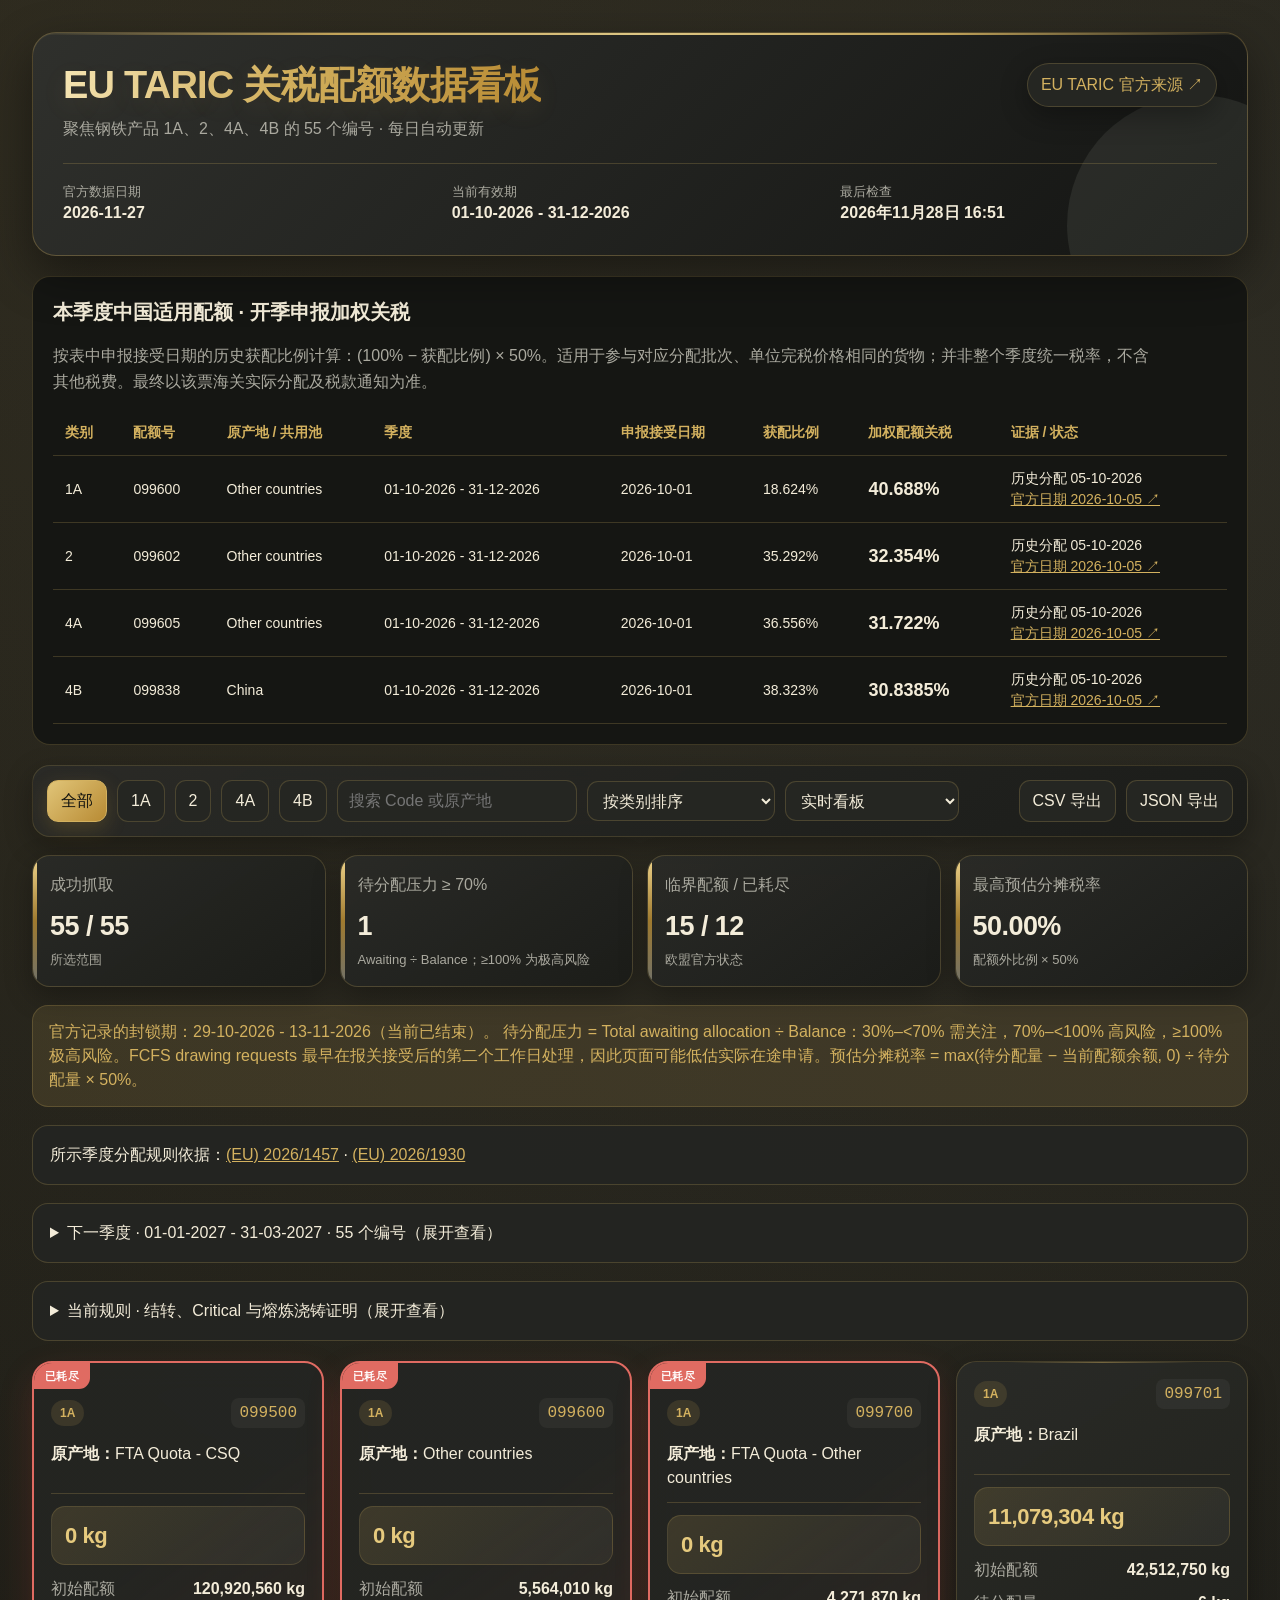
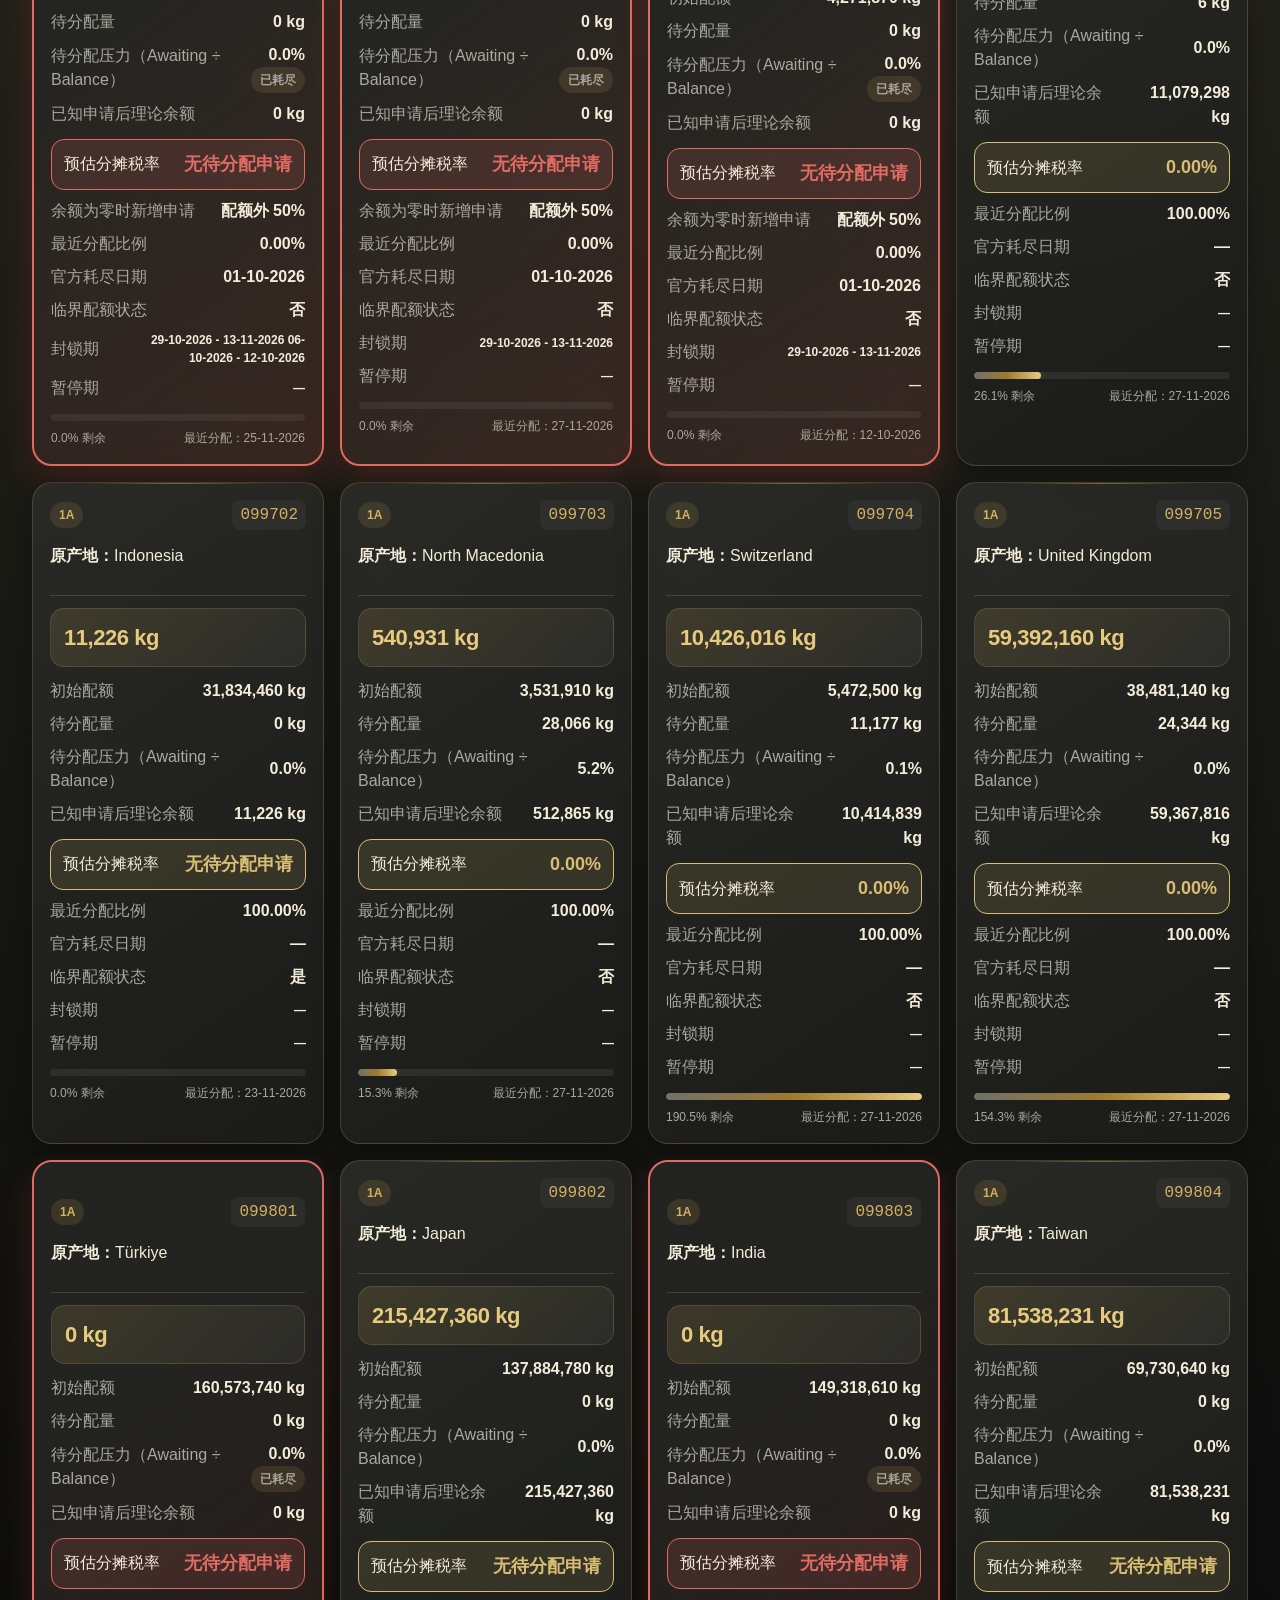
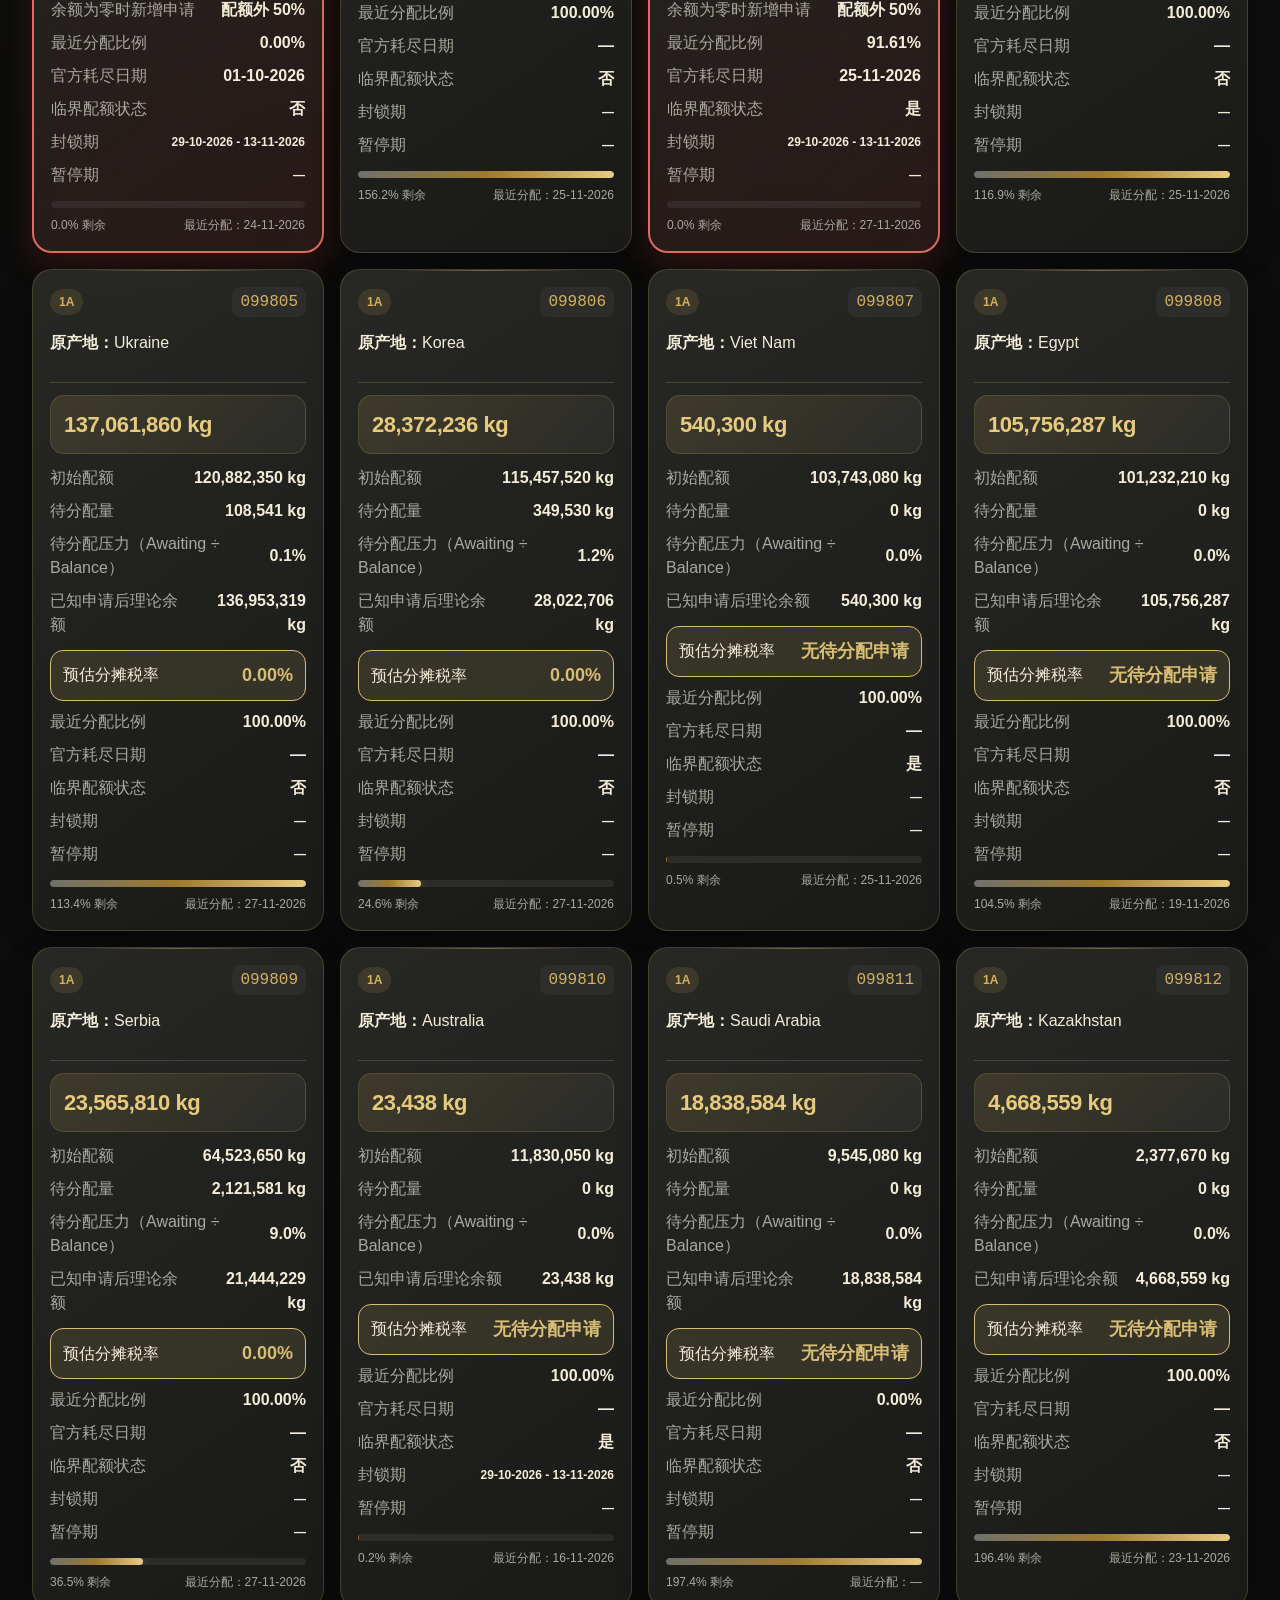
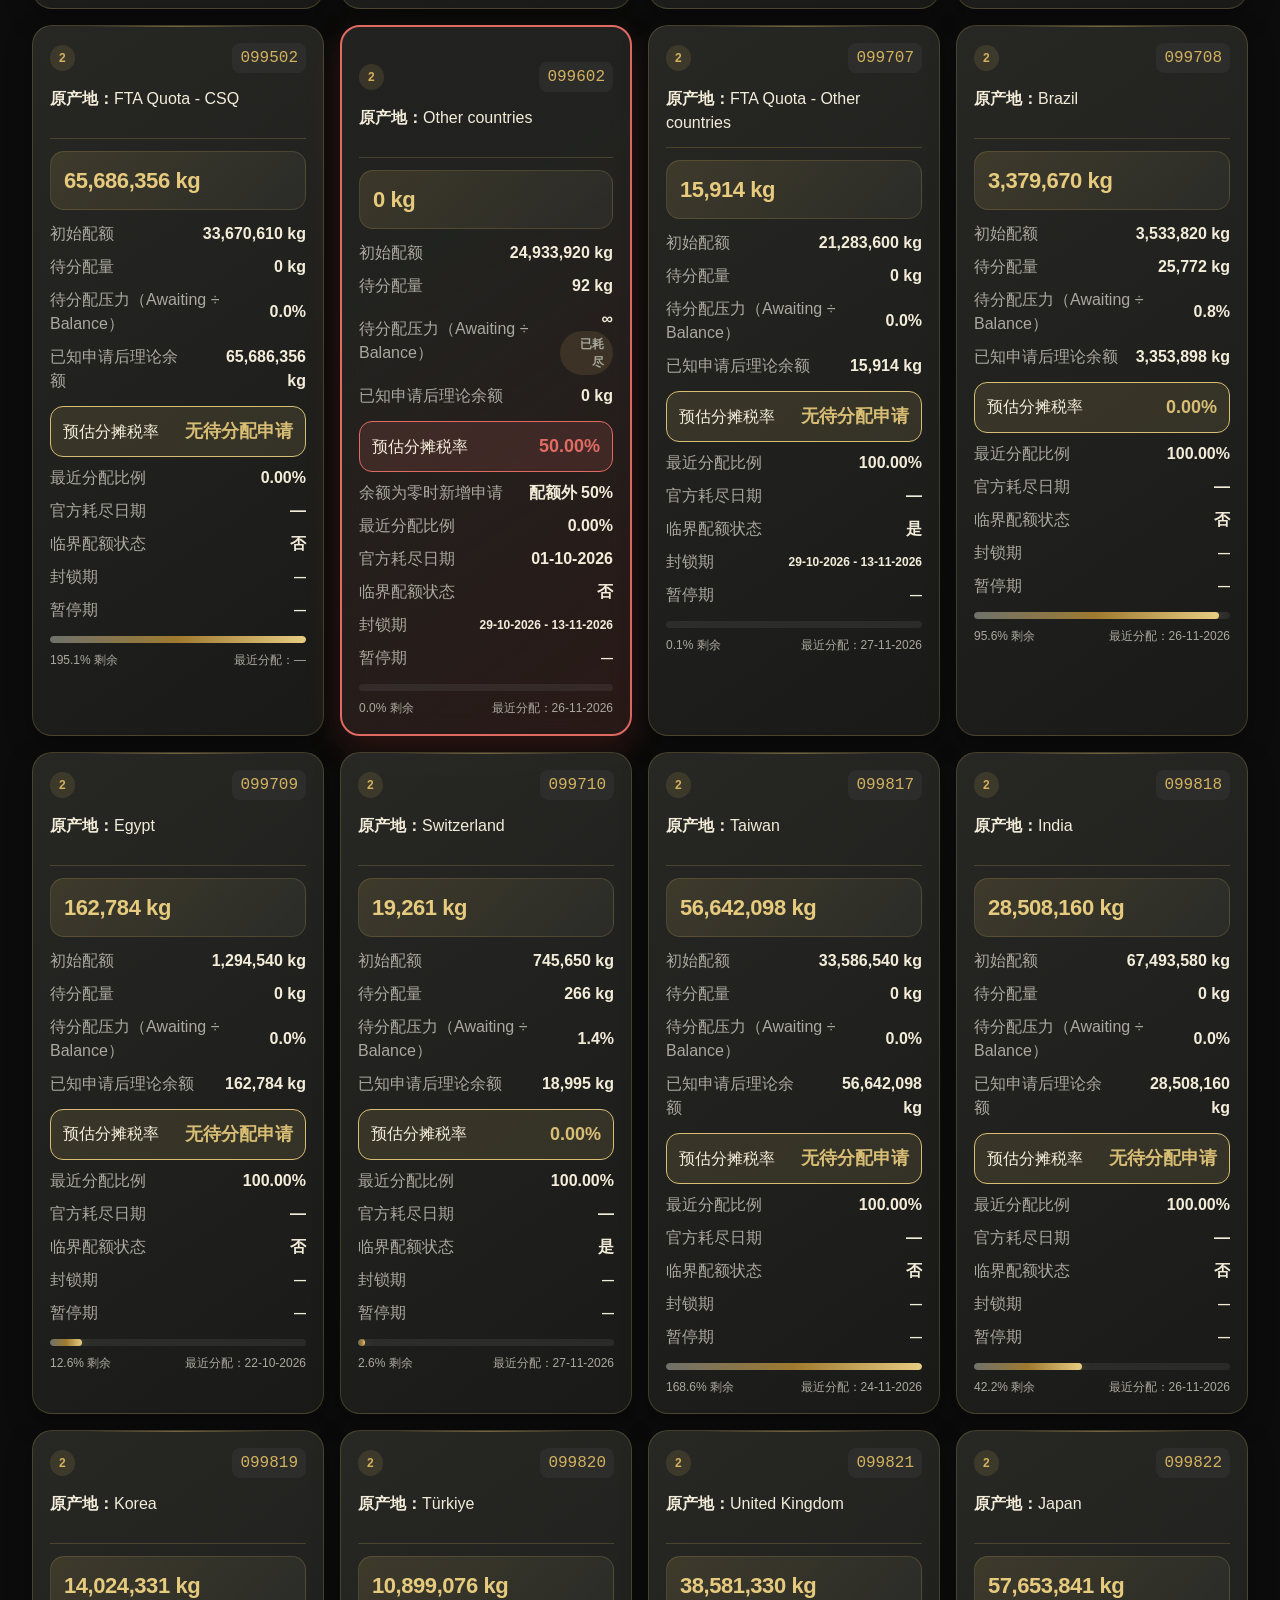
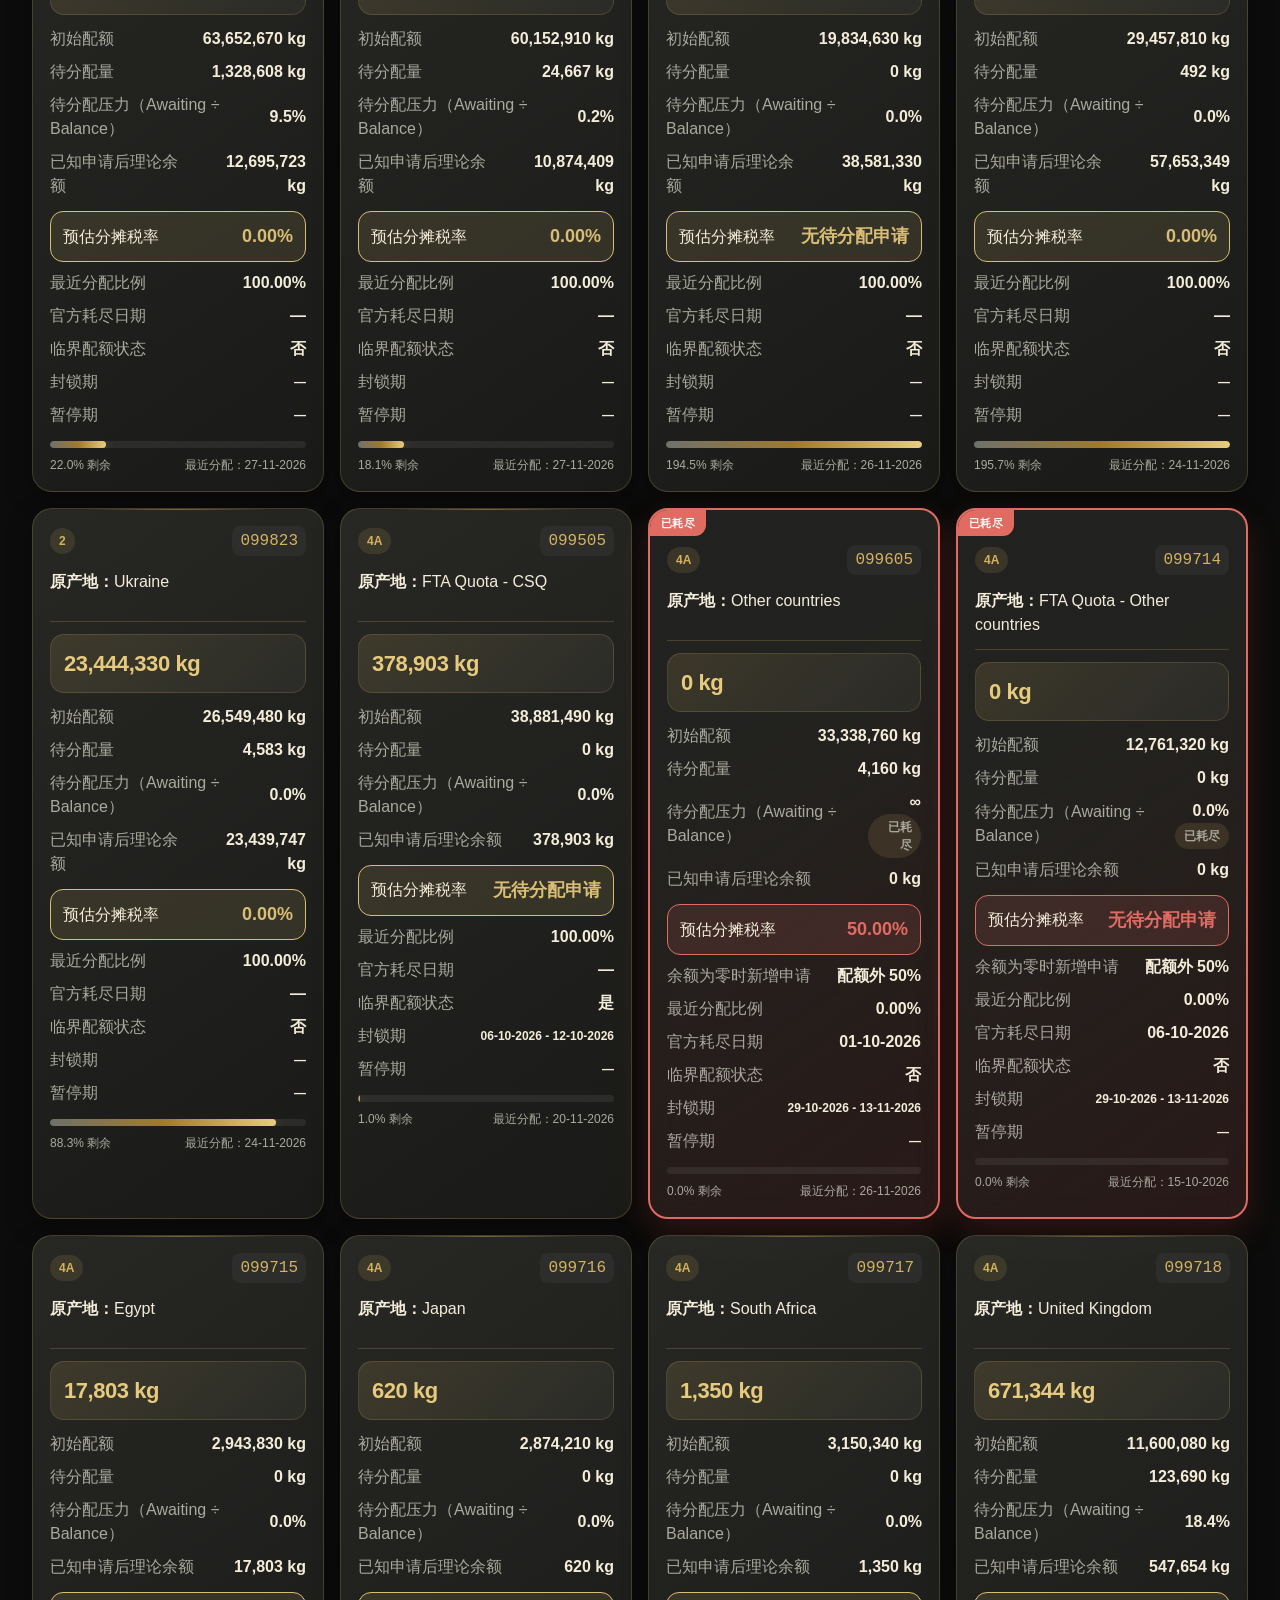
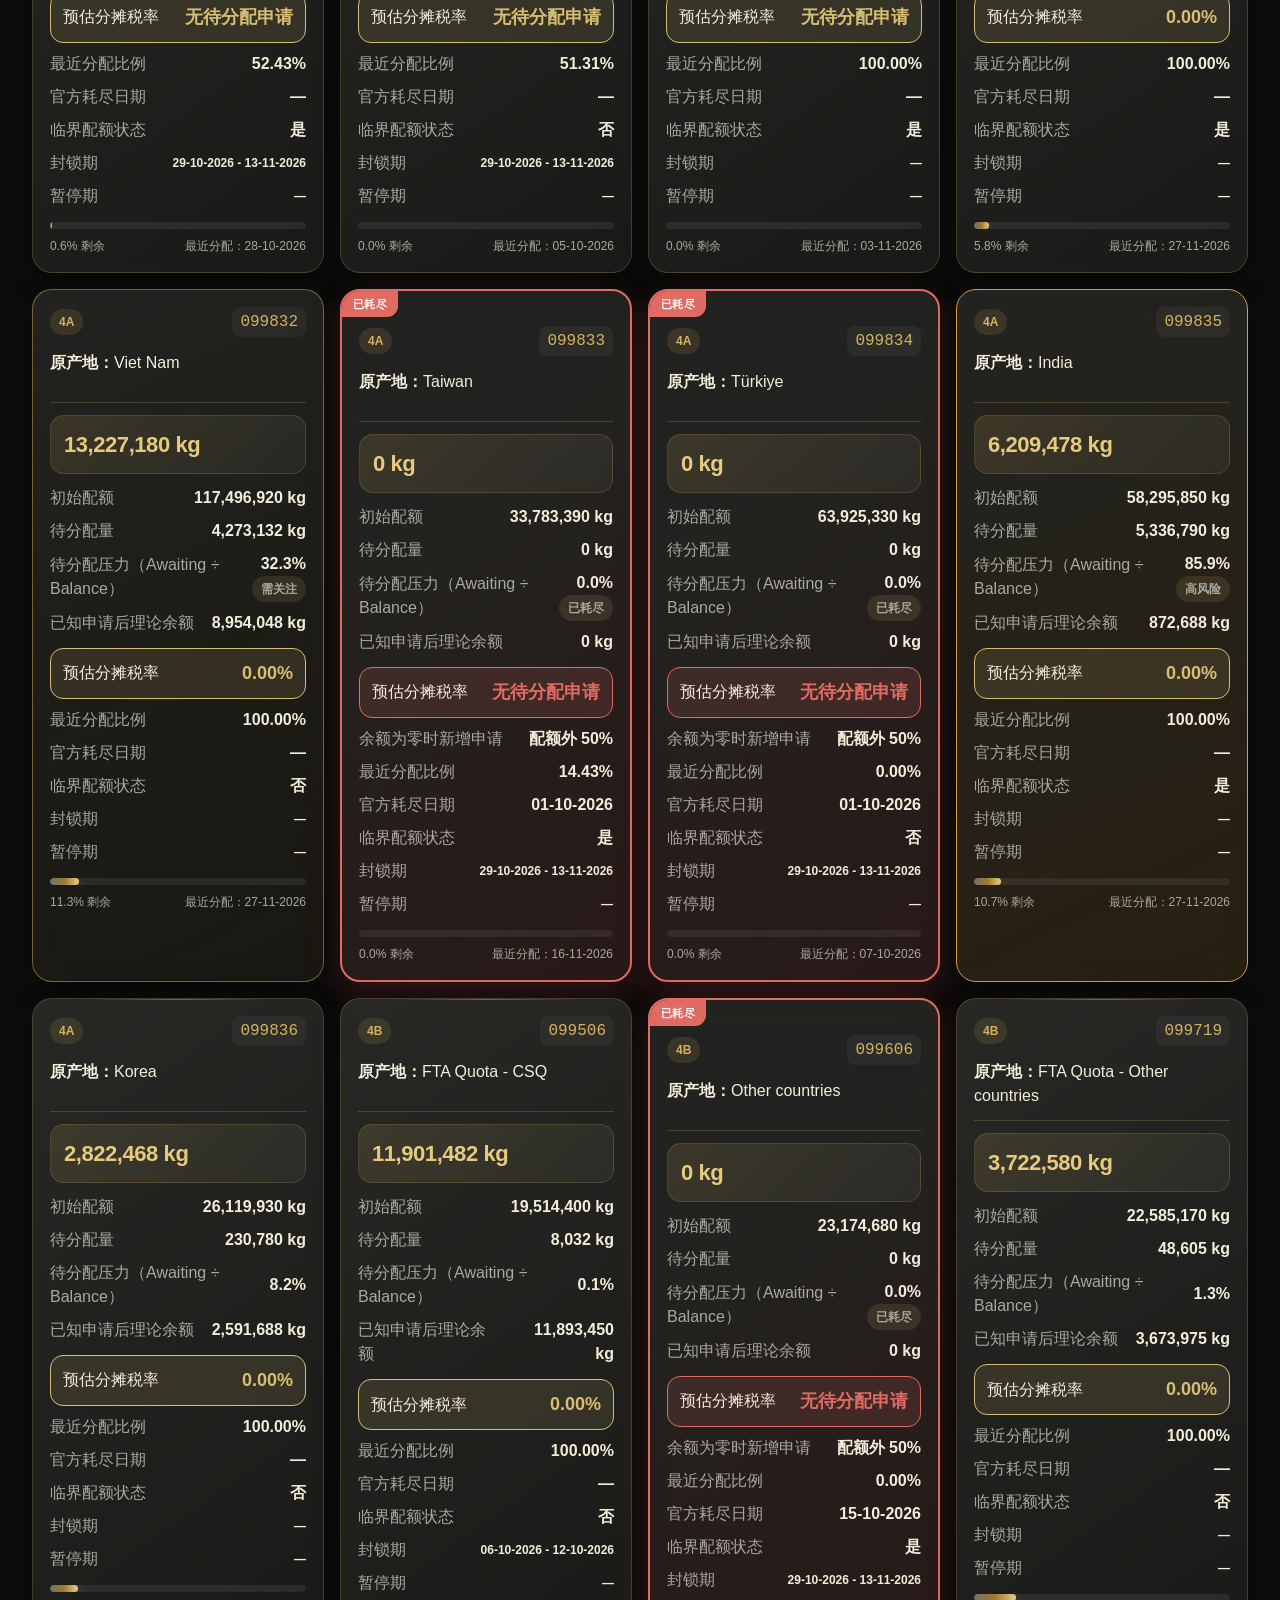
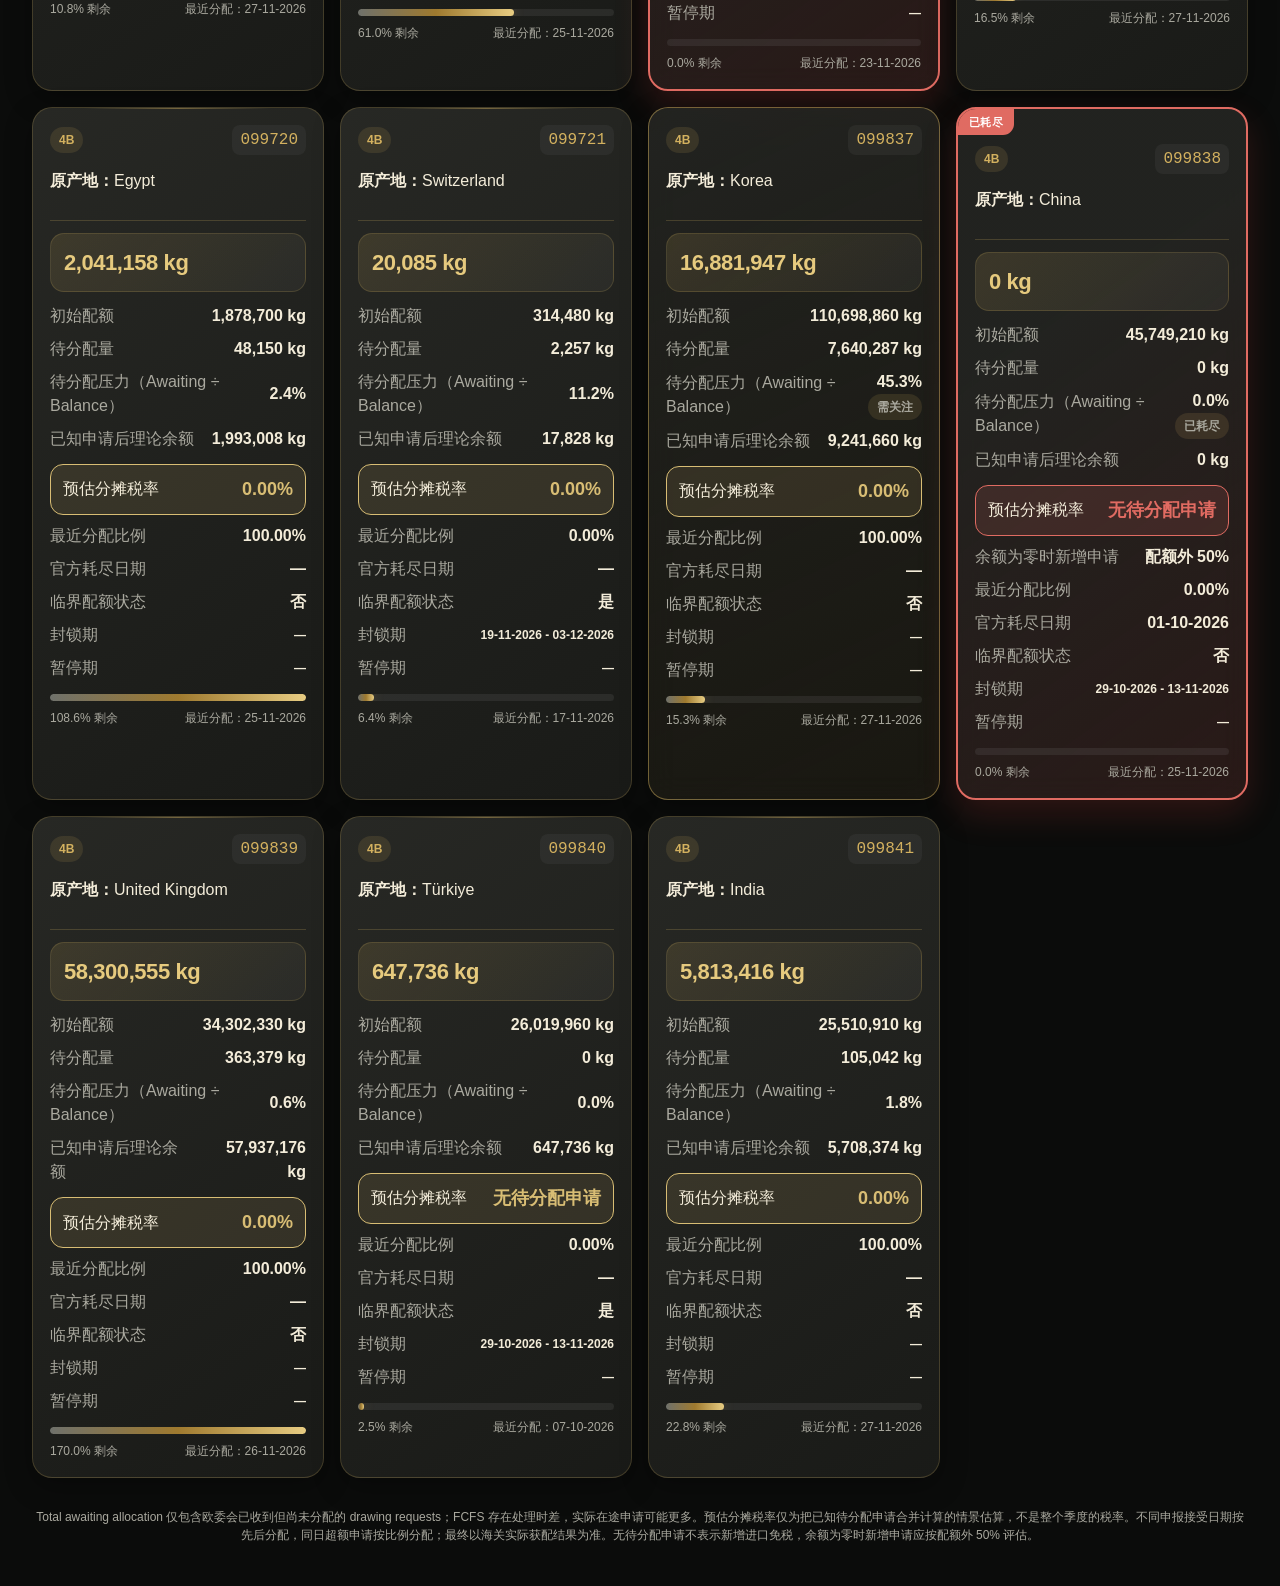
<file: index.html>
<!doctype html>
<html lang="zh-CN">
<head>
  <meta charset="utf-8">
  <meta name="viewport" content="width=device-width, initial-scale=1">
  <meta name="description" content="EU TARIC 钢铁关税配额每日更新看板">
  <title>EU TARIC 关税配额数据看板</title>
  <style>
    :root {
      color-scheme: dark;
      --bg: #0b0c0b;
      --surface: rgba(36, 37, 34, 0.93);
      --surface-solid: #252622;
      --surface-deep: #151613;
      --text: #f3ecd9;
      --muted: #aaa99f;
      --border: rgba(211, 177, 95, 0.22);
      --primary: #d3b15f;
      --primary-soft: rgba(211, 177, 95, 0.13);
      --accent: #777972;
      --accent-soft: rgba(119, 121, 114, 0.18);
      --success: #d8bd74;
      --success-soft: rgba(216, 189, 116, 0.12);
      --warning: #d89a3d;
      --warning-soft: rgba(216, 154, 61, 0.14);
      --danger: #e06b62;
      --danger-soft: rgba(224, 107, 98, 0.14);
      --gold-deep: #9f7a2f;
      --elephant: #6f716b;
      --shadow: 0 18px 48px rgba(0, 0, 0, 0.42);
      --shadow-soft: 0 9px 28px rgba(0, 0, 0, 0.30);
    }

    * { box-sizing: border-box; }

    html { min-width: 320px; }

    body {
      margin: 0;
      min-height: 100vh;
      background:
        radial-gradient(circle at 7% 0%, var(--primary-soft), transparent 30%),
        radial-gradient(circle at 94% 4%, var(--accent-soft), transparent 28%),
        var(--bg);
      color: var(--text);
      font-family: -apple-system, BlinkMacSystemFont, "Segoe UI", "PingFang SC", "Microsoft YaHei", sans-serif;
      line-height: 1.5;
    }

    button, input, select { font: inherit; }

    a { color: var(--primary); }

    .page {
      width: min(1520px, 100%);
      margin: 0 auto;
      padding: clamp(14px, 2.5vw, 34px);
    }

    .hero {
      position: relative;
      overflow: hidden;
      padding: clamp(18px, 3vw, 30px);
      border: 1px solid rgba(211, 177, 95, 0.30);
      border-radius: 24px;
      background:
        linear-gradient(135deg, rgba(48, 49, 45, 0.96), rgba(20, 21, 19, 0.96)),
        var(--surface);
      box-shadow: var(--shadow), inset 0 1px rgba(255, 240, 197, 0.05);
      backdrop-filter: blur(18px);
    }

    .hero::before {
      position: absolute;
      inset: 0 0 auto;
      height: 2px;
      background: linear-gradient(90deg, transparent, var(--primary), #f1d88f, var(--primary), transparent);
      content: "";
      opacity: 0.9;
    }

    .hero::after {
      position: absolute;
      right: -80px;
      bottom: -100px;
      width: 260px;
      height: 260px;
      border-radius: 50%;
      background: var(--accent-soft);
      content: "";
      pointer-events: none;
    }

    .hero-top {
      position: relative;
      z-index: 1;
      display: flex;
      align-items: flex-start;
      justify-content: space-between;
      gap: 24px;
    }

    h1 {
      margin: 0;
      background: linear-gradient(92deg, #f5e5b3 0%, #d3b15f 45%, #b88b34 100%);
      -webkit-background-clip: text;
      background-clip: text;
      color: transparent;
      font-size: clamp(24px, 3vw, 38px);
      line-height: 1.2;
      letter-spacing: -0.02em;
      text-shadow: 0 8px 26px rgba(211, 177, 95, 0.10);
    }

    .subtitle {
      margin: 8px 0 0;
      color: var(--muted);
    }

    .source-link {
      position: relative;
      z-index: 1;
      flex: none;
      padding: 9px 13px;
      border: 1px solid var(--border);
      border-radius: 999px;
      background: var(--surface-solid);
      text-decoration: none;
      box-shadow: var(--shadow-soft);
    }

    .meta {
      position: relative;
      z-index: 1;
      display: grid;
      grid-template-columns: repeat(3, minmax(0, 1fr));
      gap: 12px;
      margin-top: 22px;
      padding-top: 18px;
      border-top: 1px solid var(--border);
    }

    .meta-item span {
      display: block;
      color: var(--muted);
      font-size: 13px;
    }

    .meta-item strong { font-weight: 650; }

    .toolbar {
      display: flex;
      flex-wrap: wrap;
      align-items: center;
      gap: 10px;
      margin-top: 18px;
      padding: 14px;
      border: 1px solid var(--border);
      border-radius: 18px;
      background: var(--surface);
      box-shadow: var(--shadow-soft);
      backdrop-filter: blur(14px);
    }

    .button, .control {
      min-height: 40px;
      border: 1px solid var(--border);
      border-radius: 11px;
      background: var(--surface-solid);
      color: var(--text);
    }

    .button {
      padding: 8px 13px;
      cursor: pointer;
      transition: transform 140ms ease, border-color 140ms ease, background 140ms ease;
    }

    .button:hover { transform: translateY(-1px); border-color: var(--primary); }

    .button.active {
      border-color: var(--primary);
      background: linear-gradient(135deg, #e1c578, #b88b34);
      color: #11120f;
      box-shadow: 0 7px 20px rgba(184, 139, 52, 0.24);
    }

    .control { padding: 8px 11px; }

    .search { width: min(240px, 100%); }

    .toolbar-spacer { flex: 1 1 20px; }

    .summary {
      display: grid;
      grid-template-columns: repeat(4, minmax(0, 1fr));
      gap: 14px;
      margin-top: 18px;
    }

    .stat {
      position: relative;
      overflow: hidden;
      min-height: 116px;
      padding: 17px;
      border: 1px solid var(--border);
      border-radius: 18px;
      background: var(--surface);
      box-shadow: var(--shadow-soft);
    }

    .stat::before {
      position: absolute;
      inset: 0 auto 0 0;
      width: 4px;
      background: linear-gradient(180deg, #f0d58c, var(--gold-deep), var(--elephant));
      content: "";
    }

    .stat-label { color: var(--muted); }

    .stat-value {
      display: block;
      margin-top: 9px;
      font-size: 27px;
      font-weight: 700;
      letter-spacing: -0.02em;
    }

    .stat-note { margin-top: 3px; color: var(--muted); font-size: 13px; }

    .notice, .error-box {
      margin-top: 18px;
      padding: 14px 16px;
      border: 1px solid var(--border);
      border-radius: 16px;
    }

    .notice { background: var(--primary-soft); color: var(--primary); }
    .preview { margin-top: 18px; padding: 17px; border: 1px solid var(--border); border-radius: 16px; background: var(--surface); }
    .preview h2 { margin: 0 0 7px; font-size: 19px; }
    .preview p { margin: 0 0 10px; color: var(--muted); }
    .preview-grid { display: grid; grid-template-columns: repeat(auto-fit, minmax(175px, 1fr)); gap: 8px; }
    .preview-item { padding: 10px; border: 1px solid var(--border); border-radius: 11px; }
    .preview-item strong, .preview-item span { display: block; }
    .preview-item span { color: var(--muted); font-size: 12px; }
    .error-box { display: none; background: var(--danger-soft); color: var(--danger); }
    .error-box.show { display: block; }

    .grid {
      display: grid;
      grid-template-columns: repeat(auto-fit, minmax(285px, 1fr));
      gap: 16px;
      margin-top: 20px;
    }

    .quota-card {
      position: relative;
      overflow: hidden;
      padding: 17px;
      border: 1px solid var(--border);
      border-radius: 20px;
      background: var(--surface);
      box-shadow: var(--shadow-soft);
      backdrop-filter: blur(14px);
      transition: transform 160ms ease, box-shadow 160ms ease, border-color 160ms ease;
    }

    .quota-card:hover {
      transform: translateY(-2px);
      border-color: rgba(211, 177, 95, 0.42);
      box-shadow: var(--shadow);
    }
    .quota-card.high {
      border: 2px solid var(--danger);
      background: linear-gradient(145deg, var(--surface) 30%, var(--danger-soft));
      box-shadow: 0 14px 34px rgba(196, 61, 55, 0.20);
    }
    .quota-card.high::before {
      content: "预计超量";
      position: absolute;
      top: 0;
      left: 0;
      padding: 5px 11px;
      border-radius: 0 0 11px 0;
      background: var(--danger);
      color: #fff;
      font-size: 11px;
      font-weight: 800;
      letter-spacing: 0.04em;
    }
    .quota-card.high.exhausted::before { content: "已耗尽"; }
    .quota-card.high .card-head { padding-top: 18px; }
    .quota-card.high .tariff { border-color: var(--danger); background: var(--danger-soft); }
    .quota-card.high .tariff strong { color: var(--danger); }
    .quota-card.near { border-color: var(--warning); background: linear-gradient(155deg, var(--surface), var(--warning-soft)); }
    .quota-card.watch { border-color: rgba(211, 177, 95, 0.48); background: linear-gradient(155deg, var(--surface), rgba(211, 177, 95, 0.07)); }
    .quota-card.stale { opacity: 0.72; }

    .card-head, .metric, .card-foot {
      display: flex;
      align-items: center;
      justify-content: space-between;
      gap: 12px;
    }

    .badge {
      display: inline-flex;
      align-items: center;
      padding: 4px 9px;
      border-radius: 999px;
      background: var(--primary-soft);
      color: var(--primary);
      font-size: 12px;
      font-weight: 700;
    }

    .code-link {
      padding: 3px 8px;
      border-radius: 8px;
      background: rgba(127, 127, 127, 0.10);
      font-family: ui-monospace, SFMono-Regular, Menlo, Consolas, monospace;
      text-decoration: none;
    }

    .origin {
      min-height: 52px;
      margin-top: 14px;
      padding-bottom: 12px;
      border-bottom: 1px solid var(--border);
    }

    .balance {
      margin: 12px 0;
      padding: 12px 13px;
      border: 1px solid rgba(211, 177, 95, 0.18);
      border-radius: 14px;
      background: linear-gradient(135deg, rgba(211, 177, 95, 0.15), rgba(111, 113, 107, 0.12));
      color: #e6ca7e;
      font-size: 22px;
      font-weight: 700;
      letter-spacing: -0.02em;
    }

    .metric { margin-top: 9px; }
    .metric span:first-child { color: var(--muted); }
    .metric strong { text-align: right; font-weight: 650; }
    .metric.period strong { max-width: 62%; font-size: 12px; }

    .tariff {
      margin-top: 13px;
      padding: 11px 12px;
      border: 1px solid var(--success);
      border-radius: 13px;
      background: var(--success-soft);
    }

    .tariff span:first-child { color: var(--text); }
    .tariff strong { color: var(--success); font-size: 18px; }

    .progress {
      height: 7px;
      margin-top: 14px;
      overflow: hidden;
      border-radius: 999px;
      background: rgba(127, 127, 127, 0.16);
    }

    .progress span {
      display: block;
      height: 100%;
      border-radius: inherit;
      background: linear-gradient(90deg, var(--elephant), var(--gold-deep), #e7cc82);
      box-shadow: 0 0 12px rgba(211, 177, 95, 0.28);
    }

    .card-foot { margin-top: 8px; color: var(--muted); font-size: 12px; }

    .empty {
      grid-column: 1 / -1;
      padding: 46px 20px;
      border: 1px dashed var(--border);
      border-radius: 18px;
      color: var(--muted);
      text-align: center;
    }

    .loading { margin-top: 30px; color: var(--muted); text-align: center; }

    footer { padding: 30px 4px 10px; color: var(--muted); font-size: 12px; text-align: center; }

    .source-link { color: var(--primary); }
    .toolbar, .stat, .quota-card {
      background: linear-gradient(145deg, rgba(42, 43, 39, 0.93), rgba(27, 28, 25, 0.94));
    }
    .toolbar { border-color: rgba(211, 177, 95, 0.18); }
    .quota-card:not(.high):not(.near):not(.watch)::after {
      position: absolute;
      inset: 0 18% auto;
      height: 1px;
      background: linear-gradient(90deg, transparent, rgba(211, 177, 95, 0.45), transparent);
      content: "";
    }

    @media (max-width: 900px) {
      .summary { grid-template-columns: repeat(2, minmax(0, 1fr)); }
    }

    @media (max-width: 640px) {
      .page { padding: 10px; }
      .hero { border-radius: 18px; }
      .hero-top { display: block; }
      .source-link { display: inline-block; margin-top: 16px; }
      .meta, .summary { grid-template-columns: 1fr; }
      .toolbar-spacer { display: none; }
      .toolbar .control, .search { width: 100%; }
      .grid { grid-template-columns: 1fr; }
    }

    @media (prefers-reduced-motion: reduce) {
      .button, .quota-card { transition: none; }
      .button:hover, .quota-card:hover { transform: none; }
    }
  </style>
  <link rel="stylesheet" href="./quarterly-summary.css">
</head>
<body>
  <main class="page">
    <section class="hero">
      <div class="hero-top">
        <div>
          <h1>EU TARIC 关税配额数据看板</h1>
          <p class="subtitle">聚焦钢铁产品 1A、2、4A、4B 的 55 个编号 · 每日自动更新</p>
        </div>
        <a class="source-link" href="https://ec.europa.eu/taxation_customs/dds2/taric/quota_consultation.jsp?Lang=en" target="_blank" rel="noopener noreferrer">EU TARIC 官方来源 ↗</a>
      </div>
      <div class="meta">
        <div class="meta-item"><span>官方数据日期</span><strong id="official-date">—</strong></div>
        <div class="meta-item"><span>当前有效期</span><strong id="validity">—</strong></div>
        <div class="meta-item"><span>最后检查</span><strong id="checked-at">—</strong></div>
      </div>
    </section>

    <section class="quota-quarterly" id="quarterly-summary" aria-live="polite">正在读取季度加权关税……</section>
    <section class="toolbar" aria-label="看板筛选与导出">
      <button class="button active" type="button" data-category="all">全部</button>
      <button class="button" type="button" data-category="1A">1A</button>
      <button class="button" type="button" data-category="2">2</button>
      <button class="button" type="button" data-category="4A">4A</button>
      <button class="button" type="button" data-category="4B">4B</button>
      <input class="control search" id="search" type="search" placeholder="搜索 Code 或原产地" aria-label="搜索 Code 或原产地">
      <select class="control" id="sort" aria-label="排序">
        <option value="category">按类别排序</option>
        <option value="tariff">预估税率从高到低</option>
        <option value="awaiting">待分配压力从高到低</option>
        <option value="remaining">剩余比例从低到高</option>
      </select>
      <select class="control" id="snapshot" aria-label="历史数据"><option value="current">实时看板</option></select>
      <span class="toolbar-spacer"></span>
      <button class="button" id="export-csv" type="button">CSV 导出</button>
      <button class="button" id="export-json" type="button">JSON 导出</button>
    </section>

    <section class="summary" aria-label="数据概览">
      <article class="stat"><span class="stat-label">成功抓取</span><strong class="stat-value" id="stat-total">—</strong><div class="stat-note">所选范围</div></article>
      <article class="stat"><span class="stat-label">待分配压力 ≥ 70%</span><strong class="stat-value" id="stat-over">—</strong><div class="stat-note">Awaiting ÷ Balance；≥100% 为极高风险</div></article>
      <article class="stat"><span class="stat-label">临界配额 / 已耗尽</span><strong class="stat-value" id="stat-critical">—</strong><div class="stat-note">欧盟官方状态</div></article>
      <article class="stat"><span class="stat-label">最高预估分摊税率</span><strong class="stat-value" id="stat-tariff">—</strong><div class="stat-note">配额外比例 × 50%</div></article>
    </section>

    <section class="notice" id="notice">正在读取最新数据……</section>
    <section class="error-box" id="errors" aria-live="polite"></section>
    <section class="preview" id="policy-status" hidden></section>
    <section class="preview" id="preview" hidden></section>
    <section class="preview"><details><summary>当前规则 · 结转、Critical 与熔炼浇铸证明（展开查看）</summary>
      <p>2026 年 7 月 1 日至 2027 年 6 月 30 日，未用季度额度可在同一配额年度内结转。前一季度的分配在季度结束后的第 20 个欧委会工作日停止；下一季度初始额度不等于届时实际余额。</p>
      <p>在 2026 年 7 月至 12 月适用期间，2026/1457 第 5 条规定本措施配额不视为 Critical；官方「No」不代表申请压力低。看板风险标签独立比较待分配申请与官方 Balance，理论余额不是海关公布余额。</p>
      <p>2026 年 10 月 1 日起，进口须提供可核验的熔炼与浇铸国证明，例如钢厂检验证书；该信息与非优惠原产地应分别核对。配额外 50% 及看板情景估算不能替代具体产品的最终税率核定。</p>
      <p><a href="https://eur-lex.europa.eu/eli/reg/2026/1384/oj/eng" target="_blank" rel="noopener noreferrer">2026/1384 · 第 3、4、14 条 ↗</a> · <a href="https://eur-lex.europa.eu/eli/reg_impl/2026/1457/oj/eng" target="_blank" rel="noopener noreferrer">2026/1457 · 第 4、5 条 ↗</a></p>
    </details></section>
    <div class="loading" id="loading">正在加载 TARIC 配额数据……</div>
    <section class="grid" id="cards" aria-live="polite"></section>

    <footer>Total awaiting allocation 仅包含欧委会已收到但尚未分配的 drawing requests；FCFS 存在处理时差，实际在途申请可能更多。预估分摊税率仅为把已知待分配申请合并计算的情景估算，不是整个季度的税率。不同申报接受日期按先后分配，同日超额申请按比例分配；最终以海关实际获配结果为准。无待分配申请不表示新增进口免税，余额为零时新增申请应按配额外 50% 评估。</footer>
  </main>

  <script>
    const state = { dataset: null, policy: [], viewingHistory: false, category: "all", search: "", sort: "category" };
    const number = new Intl.NumberFormat("en-US", { maximumFractionDigits: 0 });

    const escapeHtml = (value) => String(value ?? "")
      .replaceAll("&", "&amp;")
      .replaceAll("<", "&lt;")
      .replaceAll(">", "&gt;")
      .replaceAll('"', "&quot;")
      .replaceAll("'", "&#039;");

    const formatDateTime = (value) => {
      if (!value) return "—";
      const date = new Date(value);
      return Number.isNaN(date.getTime()) ? value : new Intl.DateTimeFormat("zh-CN", { dateStyle: "medium", timeStyle: "short", timeZone: "Europe/Berlin" }).format(date);
    };

    const enrich = (item) => {
      const numeric = value => value == null || String(value).trim() === "" || !Number.isFinite(Number(value)) || Number(value) < 0 ? null : Number(value);
      const initial = numeric(item.initial_amount_kg ?? item.initial);
      const balance = numeric(item.balance_kg ?? item.balance);
      const awaiting = numeric(item.awaiting_allocation_kg ?? item.awaiting);
      const unavailable = item.stale || item.error ? "本次未取得有效余额" : item.not_yet_effective ? "尚未生效" : !periodContainsToday(item.validity_period) ? "不在当前有效期" : balance == null || initial == null ? "官方数值未提供" : "";
      const remainingPct = initial > 0 ? balance / initial * 100 : 0;
      const awaitingShareOfInitial = initial > 0 && awaiting != null ? awaiting / initial : null;
      const awaitingToBalance = balance > 0 && awaiting != null ? awaiting / balance : null;
      const pressureSort = awaitingToBalance == null ? (awaiting > 0 ? Number.MAX_SAFE_INTEGER : 0) : awaitingToBalance;
      const effectiveBuffer = awaiting == null ? null : Math.max(balance - awaiting, 0);
      const outsideRatio = awaiting == null ? null : awaiting > 0 ? Math.max(awaiting - balance, 0) / awaiting : 0;
      const estimatedTariff = awaiting > 0 ? outsideRatio * 50 : null;
      return { ...item, initial, balance, awaiting, unavailable, remainingPct, awaitingShareOfInitial, awaitingToBalance, pressureSort, effectiveBuffer, outsideRatio, estimatedTariff };
    };

    const criticalCn = (value) => {
      const normalized = String(value || "").trim().toLowerCase();
      if (normalized === "yes") return "是";
      if (normalized === "no") return "否";
      return value || "—";
    };

    const periodContainsToday = (value) => {
      const matches = [...String(value || "").matchAll(/(\d{2})-(\d{2})-(\d{4})/g)];
      if (!matches.length) return false;
      const dates = matches.map((match) => new Date(Number(match[3]), Number(match[2]) - 1, Number(match[1]), 12));
      const berlin = new Intl.DateTimeFormat("en-CA", { timeZone: "Europe/Berlin", year: "numeric", month: "2-digit", day: "2-digit" }).format(new Date());
      const [year, month, day] = berlin.split("-").map(Number);
      const today = new Date(year, month - 1, day, 12);
      return dates[0] <= today && today <= (dates[1] || dates[0]);
    };

    function currentRows() {
      if (!state.dataset) return [];
      let rows = (state.dataset.items || []).map(enrich);
      if (state.category !== "all") rows = rows.filter((row) => row.category === state.category);
      const query = state.search.trim().toLowerCase();
      if (query) rows = rows.filter((row) => `${row.code} ${row.origin} ${row.expected_origin || ""} ${row.taric_origin || ""}`.toLowerCase().includes(query));
      const categoryRank = { "1A": 1, "2": 2, "4A": 3, "4B": 4 };
      rows.sort((a, b) => {
        if (state.sort !== "default" && Boolean(a.unavailable) !== Boolean(b.unavailable)) return a.unavailable ? 1 : -1;
        if (state.sort === "tariff") return (b.estimatedTariff ?? -1) - (a.estimatedTariff ?? -1) || a.code.localeCompare(b.code);
        if (state.sort === "awaiting") return b.pressureSort - a.pressureSort || a.code.localeCompare(b.code);
        if (state.sort === "remaining") return a.remainingPct - b.remainingPct || a.code.localeCompare(b.code);
        return (categoryRank[a.category] || 99) - (categoryRank[b.category] || 99) || a.code.localeCompare(b.code);
      });
      return rows;
    }

    function distributionRule(period) {
      const dates = [...String(period || "").matchAll(/(\d{2})-(\d{2})-(\d{4})/g)];
      if (dates.length !== 2) return null;
      const [start, end] = dates.map(match => [match[3], match[2], match[1]].join("-"));
      return state.policy.find(rule => rule.from <= start && end <= rule.through);
    }

    function policyLinks(rule) {
      return rule.sources.map(source =>
        `<a href="${escapeHtml(source.url)}" target="_blank" rel="noopener noreferrer">${escapeHtml(source.name)}</a>`
      ).join(" · ");
    }

    function render() {
      const meta = state.dataset?.meta || {};
      const rows = currentRows();
      document.querySelector("#official-date").textContent = meta.official_update_date || "—";
      document.querySelector("#validity").textContent = meta.validity_period || "—";
      document.querySelector("#checked-at").textContent = formatDateTime(meta.checked_at);
      document.querySelector("#stat-total").textContent = `${rows.filter((r) => !r.stale && !r.error).length} / ${rows.length}`;
      const valid = rows.filter((r) => !r.unavailable);
      document.querySelector("#stat-over").textContent = String(valid.filter((r) => r.balance > 0 && (r.awaitingToBalance ?? 0) >= 0.7).length);
      document.querySelector("#stat-critical").textContent = `${valid.filter((r) => String(r.critical).toLowerCase() === "yes").length} / ${valid.filter((r) => r.balance <= 0).length}`;
      const pendingEstimates = valid.filter((r) => r.estimatedTariff != null);
      document.querySelector("#stat-tariff").textContent = pendingEstimates.length ? `${Math.max(...pendingEstimates.map((r) => r.estimatedTariff)).toFixed(2)}%` : valid.some(r => r.awaiting == null) ? "待分配数据不完整" : "无待分配申请";

      const currentRule = distributionRule(meta.validity_period);
      const policyStatus = document.querySelector("#policy-status");
      const currentPeriod = state.viewingHistory || periodContainsToday(meta.validity_period);
      policyStatus.hidden = !meta.validity_period;
      policyStatus.innerHTML = currentRule && currentPeriod
        ? `所示季度分配规则依据：${policyLinks(currentRule)}`
        : currentPeriod ? "所示季度分配规则待核实。"
          : "当前季度快照尚未取得。请核对官方正在生效的配额。";

      const future = (state.dataset?.items || []).filter((item) => !item.stale && item.next_period);
      const preview = document.querySelector("#preview");
      preview.hidden = !future.length;
      if (future.length) preview.innerHTML = `<details><summary>下一季度 · ${escapeHtml(meta.next_period || "官方预告")} · ${future.length} 个编号（展开查看）</summary><p>下列初始额度来自 TARIC 未来有效期记录。当前余额与待分配量仍属于本季度；未来初始额度不等于届时实际可用余额。点击编号核对原文。</p><div class="preview-grid">${future.map((item) => `<div class="preview-item"><a href="${escapeHtml(item.next_period.detail_url)}" target="_blank" rel="noopener noreferrer"><strong>${escapeHtml(item.category)} · ${escapeHtml(item.code)} · ${escapeHtml(item.origin)}</strong></a><span>${escapeHtml(item.next_period.validity_period)}</span><span>初始额度：${number.format(item.next_period.initial_amount_kg)} kg</span><span>${distributionRule(item.next_period.validity_period) ? `配额分配规则依据：${policyLinks(distributionRule(item.next_period.validity_period))}` : "配额分配规则待核实"}</span></div>`).join("")}</div></details>`;

      const activeBlockingPeriods = (value) => {
        const periods = String(value || "").match(/\d{2}-\d{2}-\d{4}\s*-\s*\d{2}-\d{2}-\d{4}/g) || [];
        return periods.filter(periodContainsToday);
      };
      const periods = [...new Set(rows.flatMap((row) => activeBlockingPeriods(row.blocking_period)))];
      let blocking = "";
      if (periods.length) {
        blocking = `当前仍处于官方封锁期（${periods.join("；")}），实际分配尚未完成。`;
      } else if (meta.blocking_period) {
        blocking = `官方记录的封锁期：${meta.blocking_period}（当前已结束）。`;
      }
      document.querySelector("#notice").textContent = `${blocking} 待分配压力 = Total awaiting allocation ÷ Balance：30%–<70% 需关注，70%–<100% 高风险，≥100% 极高风险。FCFS drawing requests 最早在报关接受后的第二个工作日处理，因此页面可能低估实际在途申请。预估分摊税率 = max(待分配量 − 当前配额余额, 0) ÷ 待分配量 × 50%。`.trim();

      const failures = state.dataset?.failures || [];
      const errors = document.querySelector("#errors");
      errors.classList.toggle("show", failures.length > 0);
      errors.textContent = failures.length ? `本次有 ${failures.length} 个编号未能更新：${failures.map((x) => `${x.code} (${x.error})`).join("；")}` : "";

      const cards = document.querySelector("#cards");
      if (!rows.length) {
        cards.innerHTML = '<div class="empty">没有符合当前筛选条件的数据。</div>';
        return;
      }

      cards.innerHTML = rows.map((row) => {
        const usable = !row.unavailable;
        const exhausted = usable && row.balance === 0;
        const isOver = exhausted || (usable && row.awaiting > 0 && (row.awaitingToBalance ?? 0) >= 1);
        const isNear = usable && !isOver && row.balance > 0 && (row.awaitingToBalance ?? 0) >= 0.7;
        const isWatch = usable && !isOver && !isNear && row.balance > 0 && (row.awaitingToBalance ?? 0) >= 0.3;
        const risk = isOver ? "high" : isNear ? "near" : isWatch ? "watch" : "";
        const stale = row.stale ? "stale" : "";
        const width = usable ? Math.max(0, Math.min(100, row.remainingPct)) : 0;
        const pressureText = !usable || row.awaiting == null ? "—" : row.balance > 0 ? ((row.awaitingToBalance ?? 0) * 100).toFixed(1) + "%" : row.awaiting > 0 ? "∞" : "0.0%";
        const riskLabel = exhausted ? '<span class="badge">已耗尽</span>' : isOver ? '<span class="badge">极高风险</span>' : isNear ? '<span class="badge">高风险</span>' : isWatch ? '<span class="badge">需关注</span>' : "";
        const futureLabel = row.not_yet_effective ? '<span class="badge">尚未生效</span>' : "";
        const detailHref = row.detail_url || row.url || "#";
        return `
          <article class="quota-card ${risk} ${exhausted ? "exhausted" : ""} ${stale}">
            <div class="card-head">
              <span><span class="badge">${escapeHtml(row.category)}</span> ${futureLabel}</span>
              <a class="code-link" href="${escapeHtml(detailHref)}" target="_blank" rel="noopener noreferrer">${escapeHtml(row.code)}</a>
            </div>
            <div class="origin"><strong>原产地：</strong>${escapeHtml(row.origin || row.expected_origin || "—")} ${row.stale ? '<span class="badge">沿用上次数据</span>' : ""}</div>
            <div class="balance">${row.unavailable ? escapeHtml(row.unavailable) : number.format(row.balance) + " kg"}</div>
            <div class="metric"><span>初始配额</span><strong>${row.initial == null ? "—" : number.format(row.initial) + " kg"}</strong></div>
            <div class="metric"><span>待分配量</span><strong>${row.awaiting == null || row.unavailable ? "—" : number.format(row.awaiting) + " kg"}</strong></div>
            <div class="metric"><span>待分配压力（Awaiting ÷ Balance）</span><strong>${pressureText} ${riskLabel}</strong></div>
            <div class="metric"><span>已知申请后理论余额</span><strong>${usable && row.effectiveBuffer != null ? number.format(row.effectiveBuffer) + " kg" : "—"}</strong></div>
            <div class="metric tariff"><span>预估分摊税率</span><strong>${!usable || row.awaiting == null ? "—" : row.estimatedTariff == null ? "无待分配申请" : row.estimatedTariff.toFixed(2) + "%"}</strong></div>
            ${usable && row.balance === 0 ? '<div class="metric"><span>余额为零时新增申请</span><strong>配额外 50%</strong></div>' : ""}
            <div class="metric"><span title="官方最近一次分配的获配比例；只适用于该批有效申请，不是季度使用率或你这票货的最终税率">最近分配比例</span><strong>${row.allocated_percentage == null || row.unavailable ? "—" : Number(row.allocated_percentage).toFixed(2) + "%"}</strong></div>
            <div class="metric"><span title="最后获得配额的申报被海关接受的日期，不是欧委会处理分配的日期；—表示官方未提供">官方耗尽日期</span><strong>${row.unavailable ? "—" : escapeHtml(row.exhaustion_date || "—")}</strong></div>
            <div class="metric"><span>临界配额状态</span><strong>${escapeHtml(criticalCn(row.critical))}</strong></div>
            <div class="metric period"><span>封锁期</span><strong>${escapeHtml(row.blocking_period || "—")}</strong></div>
            <div class="metric period"><span>暂停期</span><strong>${escapeHtml(row.suspension_period || "—")}</strong></div>
            <div class="progress" ${usable ? '' : 'hidden'} role="progressbar" aria-label="${escapeHtml(row.code)} 剩余比例" aria-valuemin="0" aria-valuemax="100" aria-valuenow="${row.remainingPct.toFixed(0)}"><span style="width:${width}%"></span></div>
            <div class="card-foot"><span>${row.unavailable ? escapeHtml(row.unavailable) : row.remainingPct.toFixed(1) + "% 剩余"}</span><span>最近分配：${escapeHtml(row.last_allocation_date || "—")}</span></div>
          </article>`;
      }).join("");
    }

    async function loadDataset(path = "./data/current.json") {
      document.querySelector("#loading").hidden = false;
      try {
        const response = await fetch(`${path}?v=${Date.now()}`, { cache: "no-store" });
        if (!response.ok) throw new Error(`HTTP ${response.status}`);
        state.dataset = await response.json();
        state.viewingHistory = path !== "./data/current.json";
        render();
      } catch (error) {
        document.querySelector("#errors").classList.add("show");
        document.querySelector("#errors").textContent = `数据加载失败：${error.message}`;
      } finally {
        document.querySelector("#loading").hidden = true;
      }
    }

    async function loadHistoryIndex() {
      try {
        const response = await fetch(`./data/history/index.json?v=${Date.now()}`, { cache: "no-store" });
        if (!response.ok) return;
        const payload = await response.json();
        const select = document.querySelector("#snapshot");
        for (const snapshot of payload.snapshots || []) {
          const option = document.createElement("option");
          option.value = snapshot.file;
          option.textContent = `历史：${snapshot.date}`;
          select.appendChild(option);
        }
      } catch (_) { /* 历史数据不可用时不影响实时看板 */ }
    }

    function download(filename, content, type) {
      const blob = new Blob([content], { type });
      const url = URL.createObjectURL(blob);
      const link = document.createElement("a");
      link.href = url;
      link.download = filename;
      link.click();
      setTimeout(() => URL.revokeObjectURL(url), 1000);
    }

    document.querySelectorAll("[data-category]").forEach((button) => button.addEventListener("click", () => {
      state.category = button.dataset.category;
      document.querySelectorAll("[data-category]").forEach((item) => item.classList.toggle("active", item === button));
      render();
    }));

    document.querySelector("#search").addEventListener("input", (event) => { state.search = event.target.value; render(); });
    document.querySelector("#sort").addEventListener("change", (event) => { state.sort = event.target.value; render(); });
    document.querySelector("#snapshot").addEventListener("change", (event) => loadDataset(event.target.value === "current" ? "./data/current.json" : `./data/history/${event.target.value}`));

    const exportDate = () => {
      const safe = String(state.dataset?.meta?.official_update_date || "").replace(/[^0-9-]/g, "");
      return safe || "undated";
    };
    const exportRows = () => currentRows().map((row) => ({
      ...row,
      current_balance_available: !row.unavailable,
      remainingPct: row.unavailable ? null : row.remainingPct,
      awaitingShareOfInitial: row.unavailable ? null : row.awaitingShareOfInitial,
      awaitingToBalance: row.unavailable ? null : row.awaitingToBalance,
      pressureSort: row.unavailable ? null : row.pressureSort,
      effectiveBuffer: row.unavailable ? null : row.effectiveBuffer,
      outsideRatio: row.unavailable ? null : row.outsideRatio,
      estimatedTariff: row.unavailable ? null : row.estimatedTariff,
      estimated_blended_tariff_pct: row.unavailable ? null : row.estimatedTariff,
      critical_original: row.critical,
      critical: criticalCn(row.critical),
    }));

    document.querySelector("#export-json").addEventListener("click", () => download(`eu-taric-quota-${exportDate()}.json`, JSON.stringify({ meta: state.dataset?.meta || {}, items: exportRows() }, null, 2), "application/json"));
    document.querySelector("#export-csv").addEventListener("click", () => {
      const headers = ["category", "code", "origin", "taric_origin", "initial_kg", "amount_kg", "balance_kg", "awaiting_kg", "awaiting_share_of_initial", "awaiting_to_balance_ratio", "effective_buffer_kg", "outside_ratio", "estimated_blended_tariff_pct", "remaining_pct", "allocated_percentage", "critical_status", "blocking_period", "suspension_period", "exhaustion_date", "last_import_date", "last_allocation_date", "not_yet_effective", "stale", "error", "source_url", "current_balance_available"];
      const rows = currentRows().map((r) => [r.category, r.code, r.origin || r.expected_origin, r.taric_origin, r.initial, r.amount_kg, r.balance, r.awaiting, r.unavailable ? "" : r.awaitingShareOfInitial?.toFixed(4), r.unavailable || r.awaitingToBalance == null ? "" : r.awaitingToBalance.toFixed(4), r.unavailable ? "" : r.effectiveBuffer, r.unavailable ? "" : r.outsideRatio?.toFixed(4), r.unavailable || r.estimatedTariff == null ? "" : r.estimatedTariff.toFixed(2), r.unavailable ? "" : r.remainingPct.toFixed(2), r.allocated_percentage == null || r.unavailable ? "" : Number(r.allocated_percentage).toFixed(2), criticalCn(r.critical), r.blocking_period, r.suspension_period, r.exhaustion_date, r.last_import_date, r.last_allocation_date, Boolean(r.not_yet_effective), Boolean(r.stale), r.error, r.detail_url || r.url, !r.unavailable]);
      const csv = [headers, ...rows].map((row) => row.map((cell) => `"${String(cell ?? "").replaceAll('"', '""')}"`).join(",")).join("\n");
      download(`eu-taric-quota-${exportDate()}.csv`, `\ufeff${csv}`, "text/csv;charset=utf-8");
    });

    async function loadPolicy() {
      try {
        const response = await fetch("./data/quota-policy.json", { cache: "no-store" });
        if (response.ok) {
          state.policy = await response.json();
          if (state.dataset) render();
        }
      } catch (_) { /* 政策状态缺失时按待核实展示 */ }
    }

    loadDataset();
    loadPolicy();
    loadHistoryIndex();
  </script>
<script src="./quarterly-summary.js"></script>
</body>
</html>
</file>
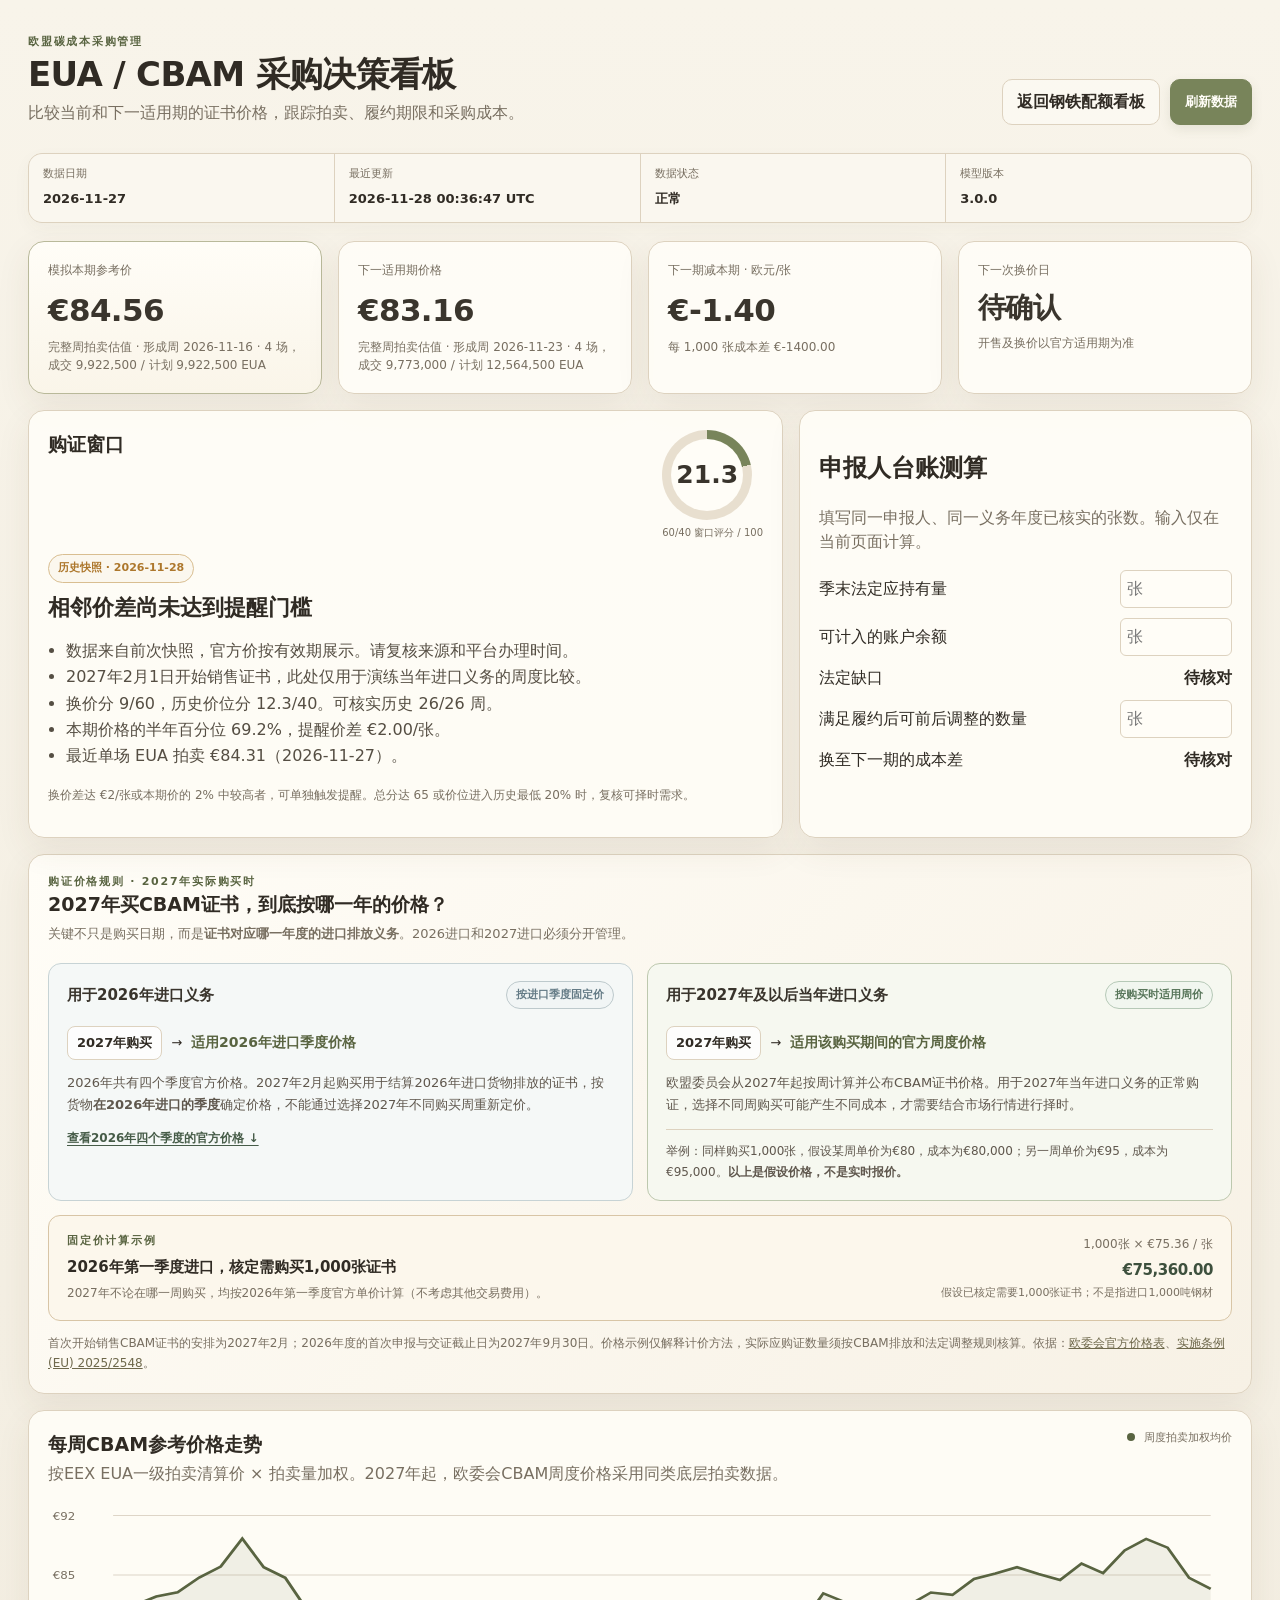
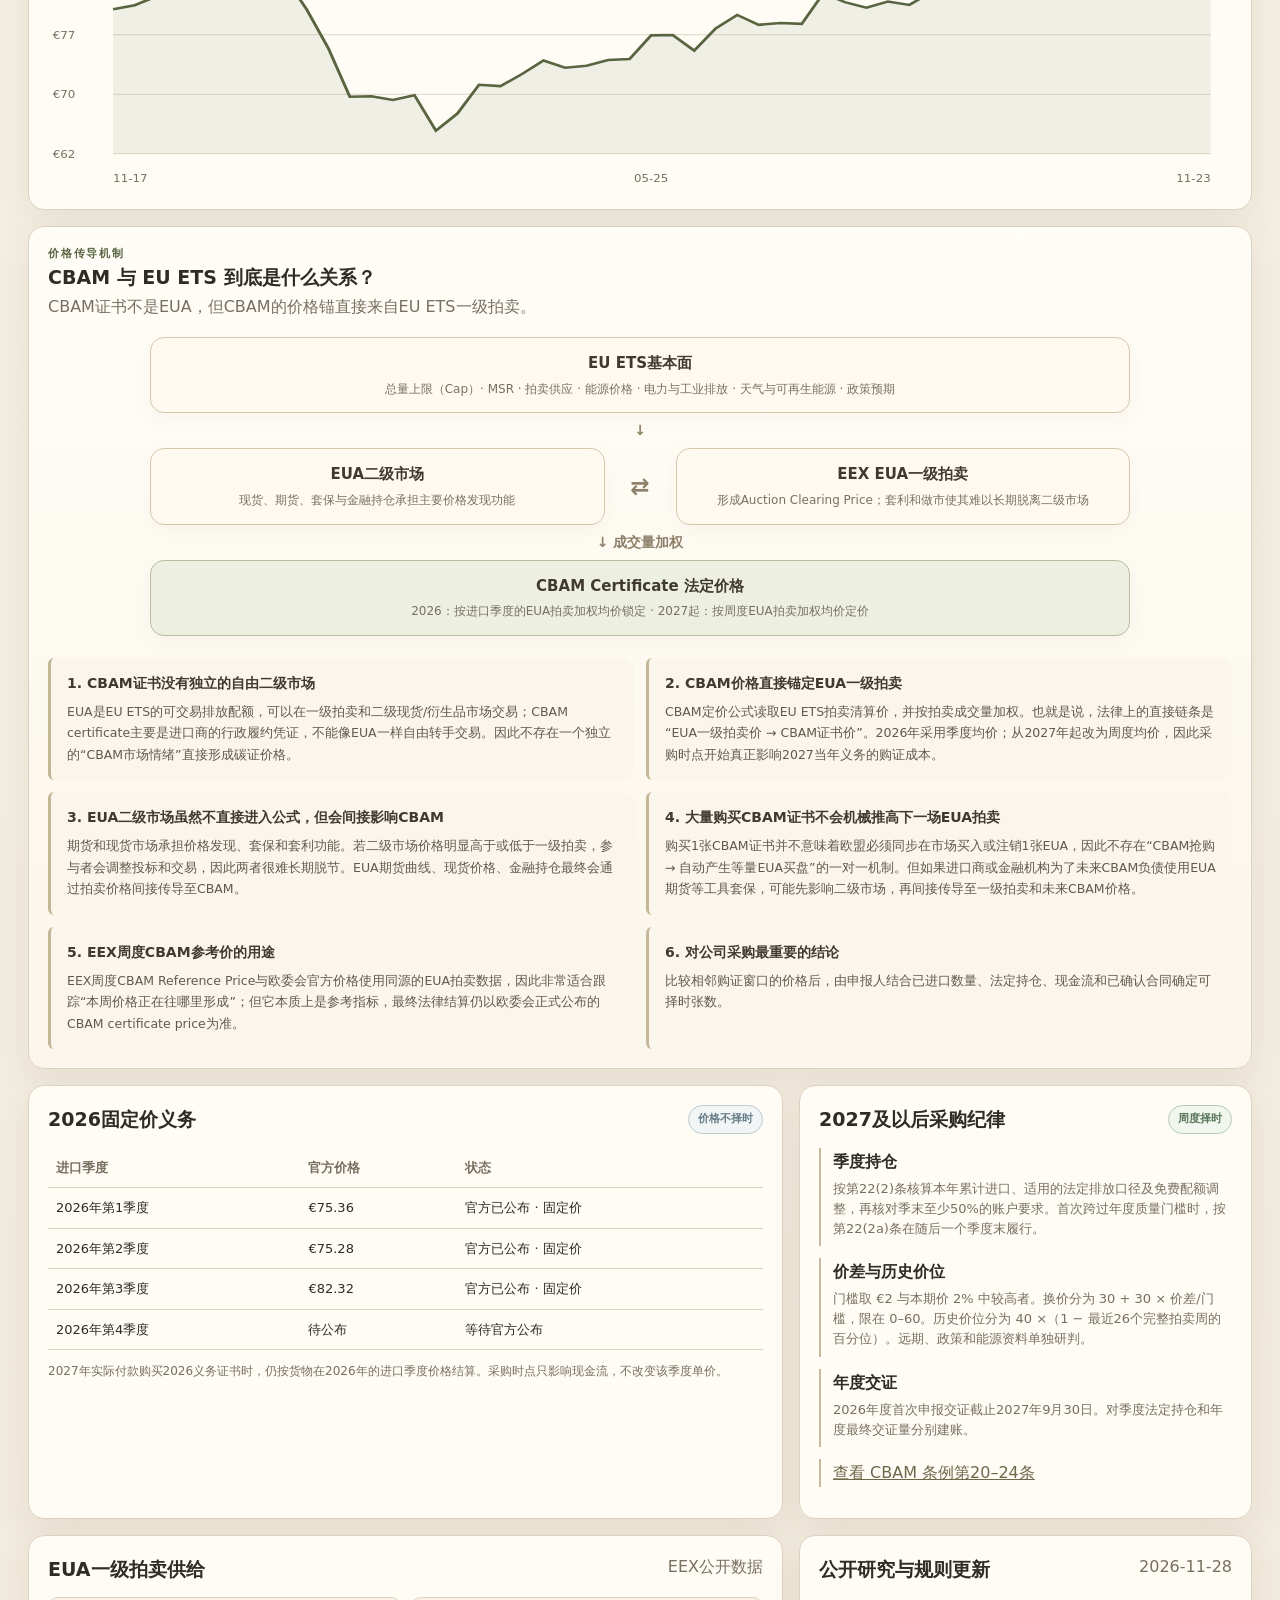
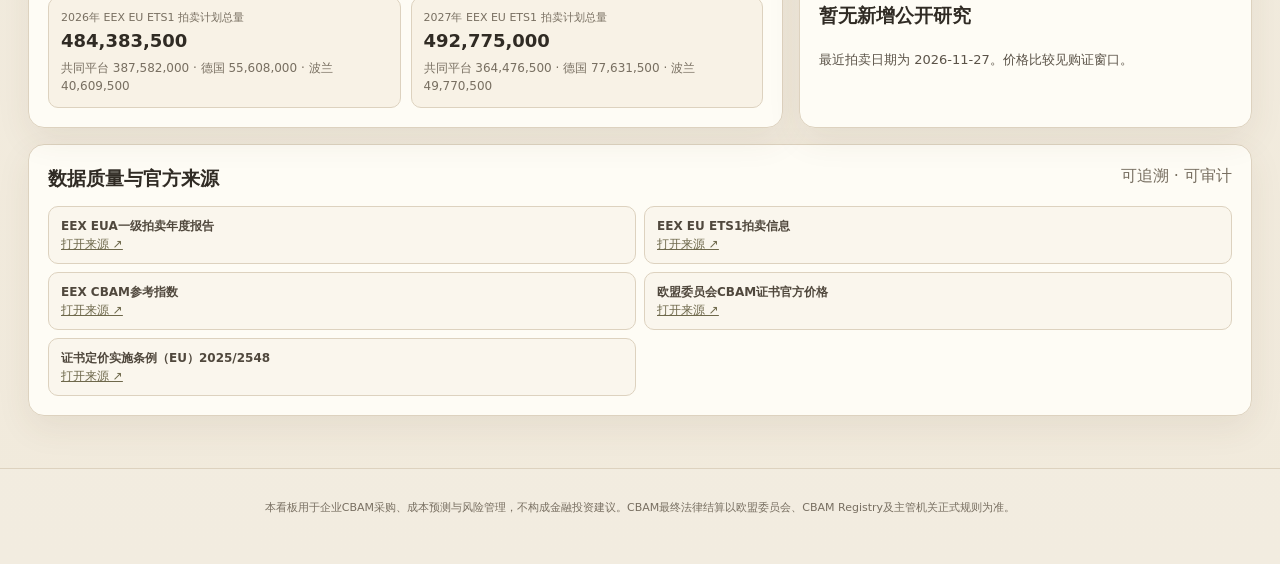
<file: cbam/index.html>
<!doctype html>
<html lang="zh-CN">
<head>
  <meta charset="utf-8" />
  <meta name="viewport" content="width=device-width, initial-scale=1" />
  <meta name="color-scheme" content="light" />
  <meta name="theme-color" content="#f4efe3" />
  <title>EUA / CBAM 采购决策看板</title>
  <link rel="stylesheet" href="style.css" />
</head>
<body>
  <header class="topbar">
    <div>
      <div class="eyebrow">欧盟碳成本采购管理</div>
      <h1>EUA / CBAM 采购决策看板</h1>
      <p>比较当前和下一适用期的证书价格，跟踪拍卖、履约期限和采购成本。</p>
    </div>
    <div class="header-actions">
      <a href="../" class="button ghost">返回钢铁配额看板</a>
      <button id="refreshBtn" class="button">刷新数据</button>
    </div>
  </header>

  <main>
    <section class="status-strip">
      <div><span>数据日期</span><strong id="dataDate">—</strong></div>
      <div><span>最近更新</span><strong id="checkedAt">—</strong></div>
      <div><span>数据状态</span><strong id="dataStatus">—</strong></div>
      <div><span>模型版本</span><strong id="modelVersion">—</strong></div>
    </section>

    <section class="grid kpis" aria-label="相邻购证窗口">
      <article class="card accent"><div class="label" id="currentLabel">当前有效官方价</div><div class="value" id="currentPrice">—</div><div class="sub" id="currentPeriod">—</div></article>
      <article class="card"><div class="label">下一适用期价格</div><div class="value" id="nextPrice">—</div><div class="sub" id="nextPeriod">—</div></article>
      <article class="card"><div class="label">下一期减本期 · 欧元/张</div><div class="value" id="spread">—</div><div class="sub" id="unitImpact">—</div></article>
      <article class="card"><div class="label">下一次换价日</div><div class="value window-date" id="switchDate">—</div><div class="sub" id="lastDay">以欧委会工作日及正式适用期核对</div></article>
    </section>

    <section class="grid two-col">
      <article class="card decision-card">
        <div class="section-head"><h2>购证窗口</h2><div class="score-wrap"><div id="scoreGauge" class="score-gauge"><span id="totalScore">—</span></div><small id="scoreScale">窗口评分 / 100</small></div></div>
        <div id="stanceBadge" class="badge neutral">正在读取</div>
        <h3 id="analysisHeadline">正在读取数据…</h3>
        <ul id="analysisBullets" class="analysis-list"></ul>
        <p class="fineprint">换价差达 €2/张或本期价的 2% 中较高者，可单独触发提醒。总分达 65 或价位进入历史最低 20% 时，复核可择时需求。</p>
      </article>
      <article class="card"><h2>申报人台账测算</h2>
        <p class="muted">填写同一申报人、同一义务年度已核实的张数。输入仅在当前页面计算。</p>
        <div class="ledger">
          <label>季末法定应持有量<input id="requiredQty" type="number" min="0" step="1" placeholder="张"></label>
          <label>可计入的账户余额<input id="heldQty" type="number" min="0" step="1" placeholder="张"></label>
          <div>法定缺口 <strong id="shortfall">待核对</strong></div>
          <label>满足履约后可前后调整的数量<input id="flexQty" type="number" min="0" step="1" placeholder="张"></label>
          <div>换至下一期的成本差 <strong id="flexImpact">待核对</strong></div>
        </div>
      </article>
    </section>

    <section class="card price-bucket-guide" id="pricing-rules" aria-labelledby="pricingRulesTitle">
      <div class="section-head">
        <div>
          <div class="eyebrow">购证价格规则 · 2027年实际购买时</div>
          <h2 id="pricingRulesTitle">2027年买CBAM证书，到底按哪一年的价格？</h2>
          <p class="muted">关键不只是购买日期，而是<strong>证书对应哪一年度的进口排放义务</strong>。2026进口和2027进口必须分开管理。</p>
        </div>
      </div>
      <div class="bucket-grid">
        <article class="bucket-tile fixed-bucket">
          <div class="bucket-top"><span class="bucket-year">用于2026年进口义务</span><span class="badge fixed">按进口季度固定价</span></div>
          <div class="bucket-equation"><span>2027年购买</span><span aria-hidden="true">→</span><strong>适用2026年进口季度价格</strong></div>
          <p>2026年共有四个季度官方价格。2027年2月起购买用于结算2026年进口货物排放的证书，按货物<strong>在2026年进口的季度</strong>确定价格，不能通过选择2027年不同购买周重新定价。</p>
          <a class="bucket-link" href="#official-2026-prices">查看2026年四个季度的官方价格 ↓</a>
        </article>
        <article class="bucket-tile weekly-bucket">
          <div class="bucket-top"><span class="bucket-year">用于2027年及以后当年进口义务</span><span class="badge live">按购买时适用周价</span></div>
          <div class="bucket-equation"><span>2027年购买</span><span aria-hidden="true">→</span><strong>适用该购买期间的官方周度价格</strong></div>
          <p>欧盟委员会从2027年起按周计算并公布CBAM证书价格。用于2027年当年进口义务的正常购证，选择不同周购买可能产生不同成本，才需要结合市场行情进行择时。</p>
          <p class="bucket-small">举例：同样购买1,000张，假设某周单价为€80，成本为€80,000；另一周单价为€95，成本为€95,000。<strong>以上是假设价格，不是实时报价。</strong></p>
        </article>
      </div>
      <div class="bucket-example">
        <div>
          <div class="eyebrow">固定价计算示例</div>
          <strong>2026年第一季度进口，核定需购买1,000张证书</strong>
          <p>2027年不论在哪一周购买，均按2026年第一季度官方单价计算（不考虑其他交易费用）。</p>
        </div>
        <div class="bucket-example-result">
          <span id="example2026Price">正在读取第一季度官方价格…</span>
          <strong id="example2026Cost">—</strong>
          <small>假设已核定需要1,000张证书；不是指进口1,000吨钢材</small>
        </div>
      </div>
      <p class="fineprint bucket-guide-footnote">首次开始销售CBAM证书的安排为2027年2月；2026年度的首次申报与交证截止日为2027年9月30日。价格示例仅解释计价方法，实际应购证数量须按CBAM排放和法定调整规则核算。依据：<a href="https://taxation-customs.ec.europa.eu/carbon-border-adjustment-mechanism/price-cbam-certificates_en" target="_blank" rel="noopener noreferrer">欧委会官方价格表</a>、<a href="https://eur-lex.europa.eu/eli/reg_impl/2025/2548/oj/eng" target="_blank" rel="noopener noreferrer">实施条例(EU) 2025/2548</a>。</p>
    </section>

    <section class="card chart-card">
      <div class="section-head">
        <div>
          <h2>每周CBAM参考价格走势</h2>
          <p class="muted">按EEX EUA一级拍卖清算价 × 拍卖量加权。2027年起，欧委会CBAM周度价格采用同类底层拍卖数据。</p>
        </div>
        <div class="legend"><span class="dot"></span> 周度拍卖加权均价</div>
      </div>
      <div id="weeklyChart" class="chart" aria-label="CBAM周度参考价格走势图"></div>
    </section>

    <section class="card relationship-card">
      <div class="section-head">
        <div>
          <div class="eyebrow">价格传导机制</div>
          <h2>CBAM 与 EU ETS 到底是什么关系？</h2>
          <p class="muted">CBAM证书不是EUA，但CBAM的价格锚直接来自EU ETS一级拍卖。</p>
        </div>
      </div>

      <div class="flow">
        <div class="flow-box"><strong>EU ETS基本面</strong><span>总量上限（Cap）· MSR · 拍卖供应 · 能源价格 · 电力与工业排放 · 天气与可再生能源 · 政策预期</span></div>
        <div class="arrow">↓</div>
        <div class="flow-row">
          <div class="flow-box"><strong>EUA二级市场</strong><span>现货、期货、套保与金融持仓承担主要价格发现功能</span></div>
          <div class="double-arrow">⇄</div>
          <div class="flow-box"><strong>EEX EUA一级拍卖</strong><span>形成Auction Clearing Price；套利和做市使其难以长期脱离二级市场</span></div>
        </div>
        <div class="arrow">↓ 成交量加权</div>
        <div class="flow-box highlight"><strong>CBAM Certificate 法定价格</strong><span>2026：按进口季度的EUA拍卖加权均价锁定 · 2027起：按周度EUA拍卖加权均价定价</span></div>
      </div>

      <div class="explain-grid">
        <div>
          <h3>1. CBAM证书没有独立的自由二级市场</h3>
          <p>EUA是EU ETS的可交易排放配额，可以在一级拍卖和二级现货/衍生品市场交易；CBAM certificate主要是进口商的行政履约凭证，不能像EUA一样自由转手交易。因此不存在一个独立的“CBAM市场情绪”直接形成碳证价格。</p>
        </div>
        <div>
          <h3>2. CBAM价格直接锚定EUA一级拍卖</h3>
          <p>CBAM定价公式读取EU ETS拍卖清算价，并按拍卖成交量加权。也就是说，法律上的直接链条是“EUA一级拍卖价 → CBAM证书价”。2026年采用季度均价；从2027年起改为周度均价，因此采购时点开始真正影响2027当年义务的购证成本。</p>
        </div>
        <div>
          <h3>3. EUA二级市场虽然不直接进入公式，但会间接影响CBAM</h3>
          <p>期货和现货市场承担价格发现、套保和套利功能。若二级市场价格明显高于或低于一级拍卖，参与者会调整投标和交易，因此两者很难长期脱节。EUA期货曲线、现货价格、金融持仓最终会通过拍卖价格间接传导至CBAM。</p>
        </div>
        <div>
          <h3>4. 大量购买CBAM证书不会机械推高下一场EUA拍卖</h3>
          <p>购买1张CBAM证书并不意味着欧盟必须同步在市场买入或注销1张EUA，因此不存在“CBAM抢购 → 自动产生等量EUA买盘”的一对一机制。但如果进口商或金融机构为了未来CBAM负债使用EUA期货等工具套保，可能先影响二级市场，再间接传导至一级拍卖和未来CBAM价格。</p>
        </div>
        <div>
          <h3>5. EEX周度CBAM参考价的用途</h3>
          <p>EEX周度CBAM Reference Price与欧委会官方价格使用同源的EUA拍卖数据，因此非常适合跟踪“本周价格正在往哪里形成”；但它本质上是参考指标，最终法律结算仍以欧委会正式公布的CBAM certificate price为准。</p>
        </div>
        <div>
          <h3>6. 对公司采购最重要的结论</h3>
          <p>比较相邻购证窗口的价格后，由申报人结合已进口数量、法定持仓、现金流和已确认合同确定可择时张数。</p>
        </div>
      </div>
    </section>

    <section class="grid two-col">
      <article class="card" id="official-2026-prices">
        <div class="section-head"><h2>2026固定价义务</h2><span class="badge fixed">价格不择时</span></div>
        <table>
          <thead><tr><th>进口季度</th><th>官方价格</th><th>状态</th></tr></thead>
          <tbody id="officialPrices"></tbody>
        </table>
        <p class="fineprint">2027年实际付款购买2026义务证书时，仍按货物在2026年的进口季度价格结算。采购时点只影响现金流，不改变该季度单价。</p>
      </article>

      <article class="card">
        <div class="section-head"><h2>2027及以后采购纪律</h2><span class="badge live">周度择时</span></div>
        <div class="rules">
          <div><strong>季度持仓</strong><p>按第22(2)条核算本年累计进口、适用的法定排放口径及免费配额调整，再核对季末至少50%的账户要求。首次跨过年度质量门槛时，按第22(2a)条在随后一个季度末履行。</p></div>
          <div><strong>价差与历史价位</strong><p>门槛取 €2 与本期价 2% 中较高者。换价分为 30 + 30 × 价差/门槛，限在 0–60。历史价位分为 40 ×（1 − 最近26个完整拍卖周的百分位）。远期、政策和能源资料单独研判。</p></div>
          <div><strong>年度交证</strong><p>2026年度首次申报交证截止2027年9月30日。对季度法定持仓和年度最终交证量分别建账。</p></div>
          <div><a href="https://eur-lex.europa.eu/eli/reg/2023/956/2025-10-20/eng">查看 CBAM 条例第20–24条</a></div>
        </div>
      </article>
    </section>

    <section class="grid two-col">
      <article class="card">
        <div class="section-head"><h2>EUA一级拍卖供给</h2><span class="muted">EEX公开数据</span></div>
        <div id="supplyCards" class="mini-grid"></div>
      </article>
      <article class="card">
        <div class="section-head"><h2>公开研究与规则更新</h2><span id="researchStatus" class="muted">—</span></div>
        <h3 id="researchHeadline">等待研究更新</h3>
        <div id="researchBody" class="research-body"></div>
      </article>
    </section>

    <section class="card">
      <div class="section-head"><h2>数据质量与官方来源</h2><span class="muted">可追溯 · 可审计</span></div>
      <div id="errors" class="warnings"></div>
      <div id="sources" class="sources"></div>
    </section>
  </main>

  <footer>
    <p>本看板用于企业CBAM采购、成本预测与风险管理，不构成金融投资建议。CBAM最终法律结算以欧盟委员会、CBAM Registry及主管机关正式规则为准。</p>
  </footer>
  <script src="app.js"></script>
</body>
</html>
</file>
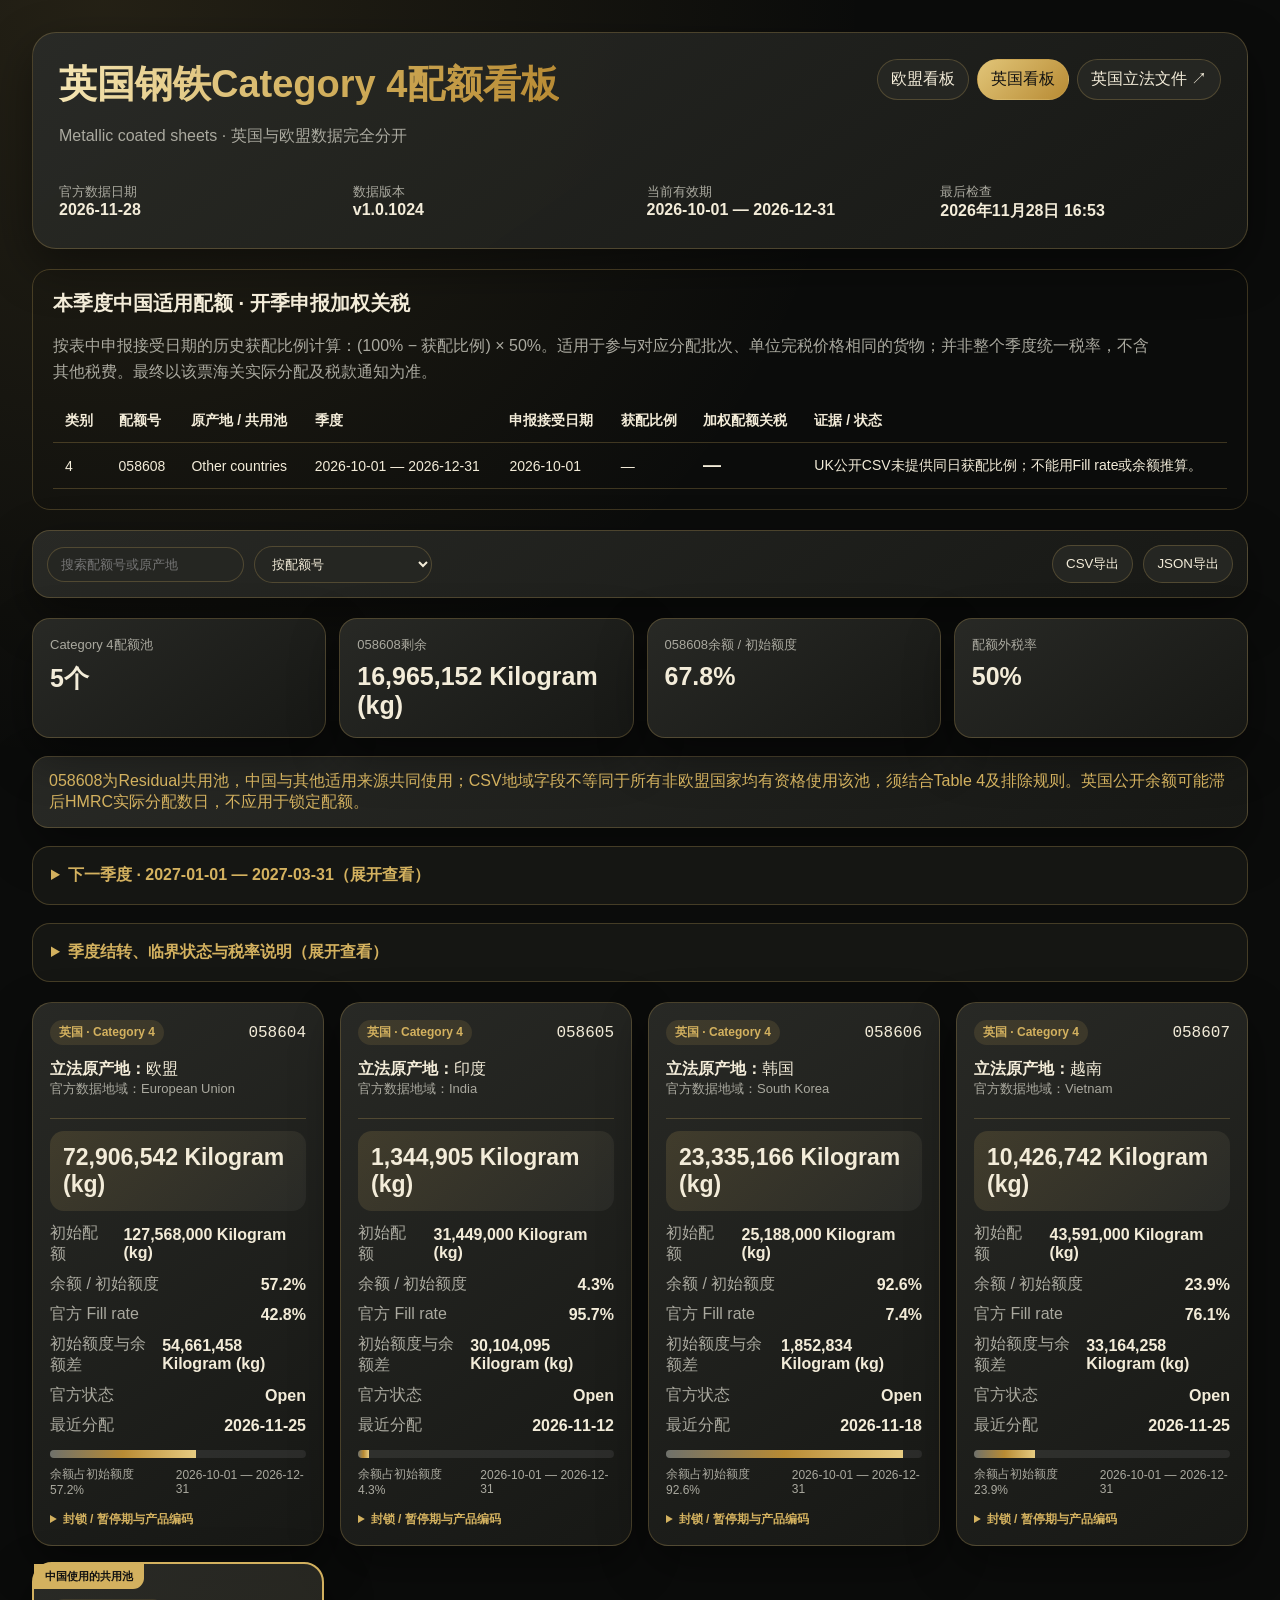
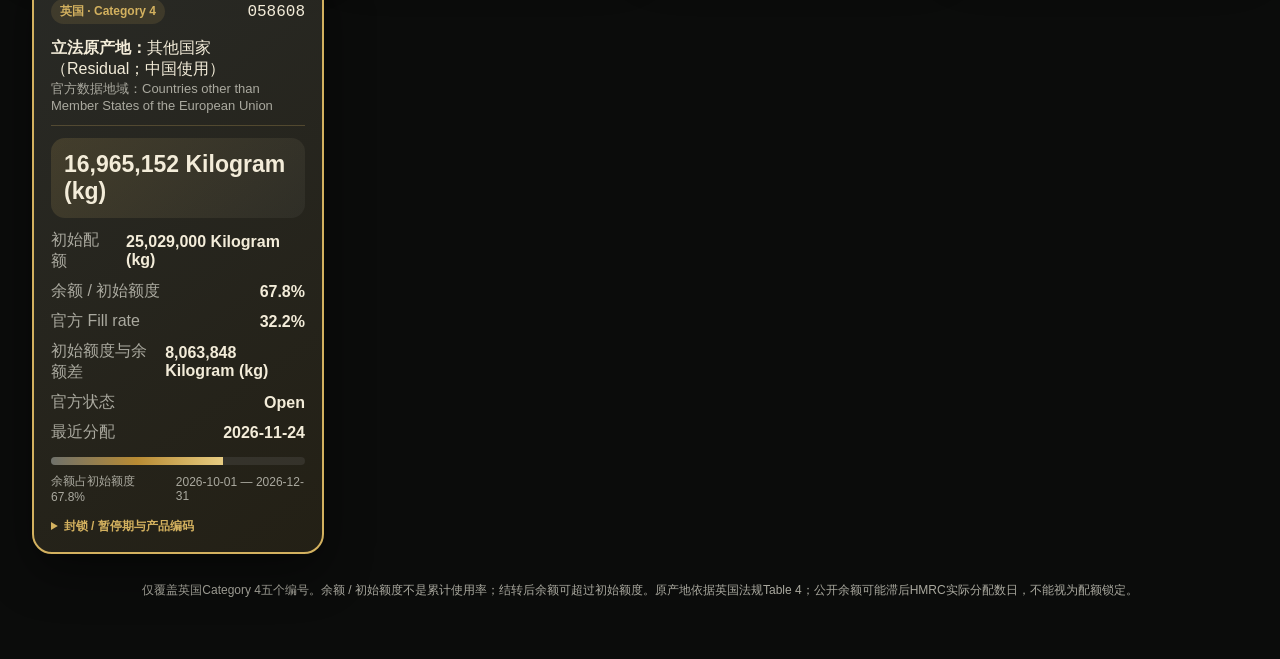
<file: uk.html>
<!doctype html>
<html lang="zh-CN">
<head>
  <meta charset="utf-8">
  <meta name="viewport" content="width=device-width, initial-scale=1">
  <meta name="description" content="英国钢铁Category 4关税配额每日更新看板">
  <title>英国钢铁Category 4配额看板</title>
  <style>
    :root{color-scheme:dark;--bg:#0b0c0b;--surface:#252622;--deep:#151613;--text:#f3ecd9;--muted:#aaa99f;--border:rgba(211,177,95,.25);--gold:#d3b15f;--danger:#e06b62;--warning:#d89a3d;--grey:#6f716b;--shadow:0 18px 48px rgba(0,0,0,.42)}
    *{box-sizing:border-box}body{margin:0;background:radial-gradient(circle at 8% 0,rgba(211,177,95,.13),transparent 30%),var(--bg);color:var(--text);font-family:-apple-system,BlinkMacSystemFont,"Segoe UI","PingFang SC","Microsoft YaHei",sans-serif}.page{width:min(1380px,100%);margin:auto;padding:clamp(14px,2.5vw,34px)}
    a{color:var(--gold)}.hero,.toolbar,.stat,.card,.notice,.error{border:1px solid var(--border);background:linear-gradient(145deg,rgba(42,43,39,.95),rgba(24,25,22,.96));box-shadow:var(--shadow)}.hero{padding:26px;border-radius:24px}.hero-top,.head,.metric,.foot{display:flex;justify-content:space-between;gap:14px;align-items:center}.hero-top{align-items:flex-start}.title{margin:0;background:linear-gradient(92deg,#f5e5b3,#d3b15f,#b88b34);background-clip:text;color:transparent;font-size:clamp(25px,3vw,38px)}.subtitle{color:var(--muted)}.nav{display:flex;gap:8px;flex-wrap:wrap}.pill,.button,.control{border:1px solid var(--border);border-radius:999px;background:var(--surface);color:var(--text);padding:9px 13px;text-decoration:none}.pill.active{background:linear-gradient(135deg,#e1c578,#b88b34);color:#111}.meta,.summary{display:grid;grid-template-columns:repeat(4,minmax(0,1fr));gap:13px;margin-top:20px}.meta span,.label{display:block;color:var(--muted);font-size:13px}.toolbar{display:flex;gap:10px;flex-wrap:wrap;align-items:center;margin-top:18px;padding:14px;border-radius:18px}.toolbar .spacer{flex:1}.button{cursor:pointer}.summary .stat{padding:17px;border-radius:18px}.value{display:block;margin-top:8px;font-size:25px}.notice,.error{margin-top:18px;padding:14px 16px;border-radius:16px}.notice{color:var(--gold)}.error{display:none;color:var(--danger)}.error.show{display:block}.grid{display:grid;grid-template-columns:repeat(auto-fit,minmax(290px,1fr));gap:16px;margin-top:20px}.card{position:relative;padding:17px;border-radius:20px}.card.china{border:2px solid var(--gold);background:linear-gradient(145deg,rgba(42,43,39,.96),rgba(211,177,95,.12))}.card.china:before{content:"中国使用的共用池";position:absolute;top:0;left:0;padding:5px 11px;border-radius:0 0 11px 0;background:var(--gold);color:#111;font-size:11px;font-weight:800}.card.china .head{padding-top:18px}.badge{display:inline-flex;padding:4px 9px;border-radius:999px;background:rgba(211,177,95,.13);color:var(--gold);font-size:12px;font-weight:700}.code{font-family:ui-monospace,monospace}.origin{min-height:60px;margin-top:14px;padding-bottom:12px;border-bottom:1px solid var(--border)}.balance{margin:12px 0;padding:13px;border-radius:14px;background:linear-gradient(135deg,rgba(211,177,95,.16),rgba(111,113,107,.13));font-size:23px;font-weight:700}.metric{margin-top:9px}.metric span{color:var(--muted)}.progress{height:8px;margin-top:14px;border-radius:99px;background:rgba(127,127,127,.18);overflow:hidden}.progress span{display:block;height:100%;background:linear-gradient(90deg,var(--grey),#b88b34,#e7cc82)}.foot{margin-top:8px;color:var(--muted);font-size:12px}.empty{grid-column:1/-1;padding:45px;text-align:center;color:var(--muted)}footer{padding:28px 4px;text-align:center;color:var(--muted);font-size:12px}
    .preview{margin-top:18px;padding:18px;border:1px solid var(--border);border-radius:18px;background:var(--deep)}.preview h2{margin:0 0 7px;font-size:19px}.preview p{margin:0 0 12px;color:var(--muted)}.preview-grid{display:grid;grid-template-columns:repeat(auto-fit,minmax(185px,1fr));gap:10px}.preview-item{border:1px solid var(--border);border-radius:12px;padding:11px;background:var(--surface)}.preview-item strong,.preview-item span{display:block}.preview-item span{color:var(--muted);font-size:12px;margin-top:5px}.card.stale{opacity:.7}.card.future .balance{color:var(--muted)}
    summary{cursor:pointer;color:var(--gold);font-weight:600}.preview details p{margin-top:12px;line-height:1.6}.official-fields{margin-top:14px;color:var(--muted);font-size:12px}.official-fields p{overflow-wrap:anywhere;line-height:1.6}
    @media(max-width:850px){.meta,.summary{grid-template-columns:repeat(2,minmax(0,1fr))}}@media(max-width:600px){.hero-top{display:block}.nav{margin-top:16px}.meta,.summary{grid-template-columns:1fr}.toolbar .control,.toolbar .button{width:100%}}
  </style>
  <link rel="stylesheet" href="./quarterly-summary.css">
</head>
<body><main class="page">
  <section class="hero"><div class="hero-top"><div><h1 class="title">英国钢铁Category 4配额看板</h1><p class="subtitle">Metallic coated sheets · 英国与欧盟数据完全分开</p></div><nav class="nav"><a class="pill" href="./">欧盟看板</a><a class="pill active" href="./uk.html">英国看板</a><a class="pill" id="law-link" target="_blank" rel="noopener">英国立法文件 ↗</a></nav></div>
  <div class="meta"><div><span>官方数据日期</span><strong id="official-date">—</strong></div><div><span>数据版本</span><strong id="version">—</strong></div><div><span>当前有效期</span><strong id="period">—</strong></div><div><span>最后检查</span><strong id="checked">—</strong></div></div></section>
  <section class="quota-quarterly" id="quarterly-summary" aria-live="polite">正在读取季度加权关税……</section>
    <section class="toolbar"><input class="control" id="search" type="search" placeholder="搜索配额号或原产地"><select class="control" id="sort"><option value="code">按配额号</option><option value="remaining">剩余比例从低到高</option><option value="used">官方 Fill rate 从高到低</option></select><span class="spacer"></span><button class="button" id="csv">CSV导出</button><button class="button" id="json">JSON导出</button></section>
  <section class="summary"><article class="stat"><span class="label">Category 4配额池</span><strong class="value" id="count">—</strong></article><article class="stat"><span class="label">058608剩余</span><strong class="value" id="china-balance">—</strong></article><article class="stat"><span class="label">058608余额 / 初始额度</span><strong class="value" id="china-remaining">—</strong></article><article class="stat"><span class="label">配额外税率</span><strong class="value">50%</strong></article></section>
  <section class="notice" id="notice">正在读取英国官方数据……</section><section class="error" id="errors"></section><section class="preview" id="preview" hidden></section><section class="preview" aria-label="英国季度规则"><details><summary>季度结转、临界状态与税率说明（展开查看）</summary>
  <p>Category 4 未用额度在季度结束后的第 20 个工作日结转，仅限同一配额年度；年度结束的未用量不再结转。前一季度申请窗口截至随后月份第 19 个工作日。</p>
  <p>旧合同过渡豁免仅覆盖 2026 年 7 月 1 日至 9 月 30 日进口，10 月起不再适用。HMRC 通知季度额度已分配 90% 时指定为 Critical，申请须提供全额税款担保。</p>
  <p>50% 是本钢铁措施的配额外税率；适用的反倾销/反补贴税在配额内仍可能征收，配额外与 50% 累加。结转使「初始额度与余额差」不能代表累计使用量，官方 Fill rate 按源数据展示。</p>
  <a id="implementation-link" target="_blank" rel="noopener" href="https://www.gov.uk/government/publications/uks-steel-trade-measure-from-1-july-2026/implementation-notifications-on-the-transitional-exemption-quota-administration-and-the-ukraine-exclusion">GOV.UK 实施说明 ↗</a> · <a id="dataset-link" target="_blank" rel="noopener" href="https://www.data.gov.uk/dataset/4a478c7e-16c7-4c28-ab9b-967bb79342e9/uk-trade-quotas1">官方数据集 ↗</a> · <a href="https://www.trade-tariff.service.gov.uk/quotas" target="_blank" rel="noopener">UK Online Tariff ↗</a>
  </details></section><section class="grid" id="cards"></section>
  <footer>仅覆盖英国Category 4五个编号。余额 / 初始额度不是累计使用率；结转后余额可超过初始额度。原产地依据英国法规Table 4；公开余额可能滞后HMRC实际分配数日，不能视为配额锁定。</footer>
</main>
<script>
const state={data:null,search:"",sort:"code"};
const nf=new Intl.NumberFormat("en-US",{maximumFractionDigits:0});
const esc=v=>String(v??"").replaceAll("&","&amp;").replaceAll("<","&lt;").replaceAll(">","&gt;").replaceAll('"',"&quot;");
const qty=v=>v==null?"尚未公布":nf.format(Number(v));
const pct=v=>v==null?"—":Number(v).toFixed(1)+"%";
const officialText=v=>!v||["#NA","NA","N/A"].includes(String(v).toUpperCase())?"未提供":String(v);
const today=()=>new Intl.DateTimeFormat("en-CA",{timeZone:"Europe/Berlin",year:"numeric",month:"2-digit",day:"2-digit"}).format(new Date());
function unavailable(x){
  if(x.stale)return"沿用上次数据";
  if(x.status==="Future"||x.validity_start_date>today())return"尚未生效";
  if(!x.validity_start_date||!x.validity_end_date)return"有效期未知";
  if(x.validity_end_date<today())return"已过期";
  if(x.balance==null)return"余额尚未公布";
  return"";
}
const fmtTime=v=>{if(!v)return"—";const d=new Date(v);return Number.isNaN(d.getTime())?v:new Intl.DateTimeFormat("zh-CN",{dateStyle:"medium",timeStyle:"short",timeZone:"Europe/Berlin"}).format(d)};
function rows(){
  let r=[...(state.data?.items||[])];const q=state.search.trim().toLowerCase();
  if(q)r=r.filter(x=>`${x.code} ${x.origin} ${x.origin_zh} ${x.official_geographical_areas}`.toLowerCase().includes(q));
  r.sort((a,b)=>{
    if(state.sort==="code")return a.code.localeCompare(b.code);
    const key=state.sort==="remaining"?"remaining_percentage":"fill_rate";
    const av=unavailable(a)?null:a[key],bv=unavailable(b)?null:b[key];
    if(av==null||bv==null)return av==null&&bv==null?a.code.localeCompare(b.code):av==null?1:-1;
    return state.sort==="remaining"?av-bv:bv-av;
  });return r;
}
function render(){
  const m=state.data?.meta||{},r=rows();
  document.querySelector("#official-date").textContent=m.official_update_date||"未提供";
  document.querySelector("#version").textContent=m.dataset_version?`v${m.dataset_version}`:"—";
  document.querySelector("#period").textContent=m.validity_period||"—";
  document.querySelector("#checked").textContent=fmtTime(m.checked_at);
  document.querySelector("#law-link").href=m.legislation_url||"#";
  if(m.implementation_url)document.querySelector("#implementation-link").href=m.implementation_url;
  if(m.dataset_page_url)document.querySelector("#dataset-link").href=m.dataset_page_url;
  document.querySelector("#count").textContent=`${r.length}个`;
  const china=(state.data?.items||[]).find(x=>x.code==="058608"),reason=china?unavailable(china):"未提供";
  document.querySelector("#china-balance").textContent=reason||`${qty(china.balance)} ${china.measurement_unit||""}`;
  document.querySelector("#china-remaining").textContent=reason?"—":pct(china.remaining_percentage);
  document.querySelector("#notice").textContent=`058608为Residual共用池，中国与其他适用来源共同使用；CSV地域字段不等同于所有非欧盟国家均有资格使用该池，须结合Table 4及排除规则。${m.warning||""}`;
  const preview=document.querySelector("#preview"),future=state.data?.next_items||[];
  preview.hidden=!future.length;
  if(future.length)preview.innerHTML=`<details><summary>下一季度 · ${esc(m.next_period)}（展开查看）</summary><p>官方已列出初始额度；Future 状态下余额尚未公布，不代表已使用。未用额度在季度结束后的第 20 个工作日结转，未来初始额度不等于届时实际可用余额。</p><div class="preview-grid">${future.map(x=>`<div class="preview-item"><strong>${esc(x.code)} · ${esc(x.origin_zh)}</strong><span>初始额度 ${qty(x.initial_amount)} ${esc(x.measurement_unit)}</span><span>余额 ${qty(x.balance)} · ${esc(x.status)}</span></div>`).join("")}</div></details>`;
  const f=state.data?.failures||[],e=document.querySelector("#errors");
  e.classList.toggle("show",f.length>0);e.textContent=f.length?`本次有${f.length}个编号未更新：${f.map(x=>`${x.code}（${x.error}）`).join("；")}`:"";
  const cards=document.querySelector("#cards");
  if(!r.length){cards.innerHTML='<div class="empty">没有符合条件的数据。</div>';return}
  cards.innerHTML=r.map(x=>{
    const reason=unavailable(x),usable=!reason,remain=x.remaining_percentage;
    const difference=usable?(x.used_amount==null?"不适用":`${qty(x.used_amount)} ${esc(x.measurement_unit||"")}`):"—";
    return `<article class="card ${x.china_uses_this_pool?"china":""} ${x.stale?"stale":""} ${x.status==="Future"?"future":""}">
      <div class="head"><span class="badge">英国 · Category ${esc(x.category)}</span><span class="code">${esc(x.code)}</span></div>
      <div class="origin"><strong>立法原产地：</strong>${esc(x.origin_zh||x.origin)} ${reason?`<span class="badge">${esc(reason)}</span>`:""}<br><span class="label">官方数据地域：${esc(x.official_geographical_areas||"—")}</span></div>
      <div class="balance">${usable?`${qty(x.balance)} ${esc(x.measurement_unit||"")}`:esc(reason)}</div>
      <div class="metric"><span>初始配额</span><strong>${qty(x.initial_amount)} ${esc(x.measurement_unit||"")}</strong></div>
      <div class="metric"><span>余额 / 初始额度</span><strong>${usable?pct(remain):"—"}</strong></div>
      <div class="metric"><span>官方 Fill rate</span><strong>${usable?pct(x.fill_rate):"—"}</strong></div>
      <div class="metric"><span>初始额度与余额差</span><strong>${difference}</strong></div>
      <div class="metric"><span>官方状态</span><strong>${esc(officialText(x.status))}</strong></div>
      <div class="metric"><span>最近分配</span><strong>${esc(officialText(x.last_allocation_date))}</strong></div>
      <div class="progress"><span style="width:${usable?Math.max(0,Math.min(100,Number(remain))):0}%"></span></div>
      <div class="foot"><span>${usable?"余额占初始额度 "+pct(remain):esc(reason)}</span><span>${esc(x.validity_period||"")}</span></div>
      <details class="official-fields"><summary>封锁 / 暂停期与产品编码</summary><p>封锁期：${esc(officialText(x.blocking_periods))}<br>暂停期：${esc(officialText(x.suspension_periods))}</p><p class="code">${esc(officialText(x.commodities)).replaceAll("|"," · ")}</p></details>
    </article>`;
  }).join("");
}
async function load(){try{const res=await fetch(`./data/uk/current.json?v=${Date.now()}`,{cache:"no-store"});if(!res.ok)throw new Error(`HTTP ${res.status}`);state.data=await res.json();render()}catch(err){const e=document.querySelector("#errors");e.classList.add("show");e.textContent=`数据加载失败：${err.message}`}}
function download(name,content,type){const blob=new Blob([content],{type});const url=URL.createObjectURL(blob);const a=document.createElement("a");a.href=url;a.download=name;a.click();setTimeout(()=>URL.revokeObjectURL(url),1000)}
document.querySelector("#search").addEventListener("input",e=>{state.search=e.target.value;render()});
document.querySelector("#sort").addEventListener("change",e=>{state.sort=e.target.value;render()});
document.querySelector("#json").addEventListener("click",()=>download("uk-category4-quota.json",JSON.stringify(state.data,null,2),"application/json"));
document.querySelector("#csv").addEventListener("click",()=>{
  const h=["jurisdiction","category","order_number","origin","origin_zh","initial","balance","initial_minus_balance","initial_minus_balance_pct","balance_to_initial_pct","official_fill_rate_pct","status","last_allocation_date","validity_period","china_uses_this_pool","blocking_periods","suspension_periods","commodities","stale","current_balance_available","source_url"];
  const body=rows().map(x=>["UK",x.category,x.code,x.origin,x.origin_zh,x.initial_amount,x.balance,x.used_amount,x.used_percentage,x.remaining_percentage,x.fill_rate,x.status,x.last_allocation_date,x.validity_period,x.china_uses_this_pool,x.blocking_periods,x.suspension_periods,x.commodities,x.stale,!unavailable(x),x.source_url]);
  const csv=[h,...body].map(row=>row.map(v=>`"${String(v??"").replaceAll('"','""')}"`).join(",")).join("\n");
  download("uk-category4-quota.csv",`\ufeff${csv}`,"text/csv;charset=utf-8");
});load();
</script><script src="./quarterly-summary.js"></script>
</body></html>
</file>
<file: quarterly-summary.css>
.quota-quarterly{margin:20px 0;padding:20px;border:1px solid var(--ui-border,var(--border));border-radius:18px;background:var(--ui-surface-deep,var(--surface-deep));}.quota-quarterly h2{font-size:20px;margin:0 0 10px;}.quota-quarterly p{color:var(--ui-muted,var(--muted));line-height:1.6;max-width:1100px;}.quota-table-scroll{overflow-x:auto;}.quota-quarterly table{width:100%;border-collapse:collapse;min-width:800px;font-size:14px;}.quota-quarterly th,.quota-quarterly td{padding:12px;text-align:left;border-bottom:1px solid var(--ui-border,var(--border));}.quota-quarterly th{color:var(--ui-accent,var(--primary));}.quota-quarterly td strong{font-size:18px;}
</file>
<file: cbam/style.css>
:root{
  --bg:#f4efe3;
  --bg2:#eee6d7;
  --panel:#fffdf7;
  --panel2:#f8f3e8;
  --text:#302b24;
  --muted:#786f61;
  --line:#ddd2bf;
  --track:#e8dfcf;
  --accent:#78845a;
  --accent-dark:#596441;
  --accent2:#9a7448;
  --warn:#ad772c;
  --danger:#a65448;
  --good:#58765a;
  --blue:#647b86;
  --shadow:0 12px 34px rgba(83,67,43,.08);
}
*{box-sizing:border-box}
html{background:var(--bg)}
body{margin:0;background:linear-gradient(180deg,#f8f4ea 0%,var(--bg) 34%,#f1eadc 100%);color:var(--text);font-family:Inter,"PingFang SC","Microsoft YaHei",ui-sans-serif,system-ui,-apple-system,BlinkMacSystemFont,"Segoe UI",sans-serif;line-height:1.5}
a{color:#6e684b}
.topbar{max-width:1280px;margin:auto;padding:34px 28px 20px;display:flex;justify-content:space-between;gap:24px;align-items:end}
.topbar h1{font-size:34px;line-height:1.08;margin:5px 0 9px;letter-spacing:-.02em}
.topbar p{margin:0;color:var(--muted);max-width:820px}
.eyebrow{font-size:11px;letter-spacing:.16em;color:var(--accent-dark);font-weight:800}
.header-actions{display:flex;gap:10px;flex-wrap:wrap}
.button{border:1px solid var(--accent);background:var(--accent);color:#fffdf7;border-radius:10px;padding:10px 14px;font-weight:750;cursor:pointer;text-decoration:none;box-shadow:0 4px 12px rgba(89,100,65,.12)}
.button:hover{background:var(--accent-dark)}
.button.ghost{background:rgba(255,253,247,.55);color:var(--text);border-color:var(--line);box-shadow:none}
main{max-width:1280px;margin:auto;padding:0 28px 52px}
.status-strip{display:grid;grid-template-columns:repeat(4,1fr);gap:1px;background:var(--line);border:1px solid var(--line);border-radius:14px;overflow:hidden;margin:8px 0 18px;box-shadow:0 6px 18px rgba(83,67,43,.04)}
.status-strip div{background:rgba(255,253,247,.86);padding:12px 14px}
.status-strip span{display:block;font-size:11px;color:var(--muted);margin-bottom:3px}
.status-strip strong{font-size:13px}
.grid{display:grid;gap:16px}
.kpis{grid-template-columns:repeat(4,1fr);margin-bottom:16px}
.two-col{grid-template-columns:1.25fr .75fr;margin-bottom:16px}
.card{background:rgba(255,253,247,.94);border:1px solid var(--line);border-radius:16px;padding:19px;box-shadow:var(--shadow)}
.card.accent{border-color:#b9b99a;background:linear-gradient(180deg,#fffdf7,#faf5e9)}
.label{color:var(--muted);font-size:12px}
.value{font-size:31px;font-weight:800;margin-top:8px;letter-spacing:-.02em;color:#3a352d}
.sub{color:var(--muted);font-size:12px;margin-top:5px}
.section-head{display:flex;align-items:flex-start;justify-content:space-between;gap:15px;margin-bottom:14px}
.section-head h2{margin:0;font-size:19px}
.section-head p{margin:4px 0 0}
.muted,.fineprint{color:var(--muted)}
.fineprint{font-size:12px;line-height:1.65}
.price-bucket-guide{margin-bottom:16px;background:linear-gradient(135deg,#fffdf7,#f7f1e5)}
.price-bucket-guide .section-head{margin-bottom:18px}
.price-bucket-guide .section-head p{max-width:950px;line-height:1.7;font-size:13px}
.bucket-grid{display:grid;grid-template-columns:1fr 1fr;gap:14px}
.bucket-tile{border:1px solid var(--line);border-radius:13px;padding:17px 18px;background:#faf7f0;min-width:0}
.fixed-bucket{border-color:#c7d3d5;background:#f5f8f7}
.weekly-bucket{border-color:#bdc8ae;background:#f6f8f0}
.bucket-top{display:flex;align-items:center;gap:8px;flex-wrap:wrap;justify-content:space-between}
.bucket-year{font-size:15px;font-weight:800;color:#39342c}
.bucket-equation{display:flex;gap:9px;align-items:center;flex-wrap:wrap;margin:17px 0 12px;font-size:13px}
.bucket-equation span:first-child{padding:6px 9px;border-radius:8px;background:rgba(255,255,255,.8);border:1px solid var(--line);font-weight:650}
.bucket-equation strong{font-size:14px;color:var(--accent-dark)}
.bucket-tile p{margin:0;color:#5f574d;font-size:13px;line-height:1.75}
.bucket-tile .bucket-small{margin-top:12px;padding-top:11px;border-top:1px solid var(--line);font-size:12px}
.bucket-link{display:inline-block;margin-top:12px;color:#465c48;font-size:12px;font-weight:750;text-underline-offset:3px}
.bucket-example{display:grid;grid-template-columns:minmax(0,1.4fr) minmax(0,1fr);align-items:center;gap:20px;padding:17px 18px;margin-top:14px;border:1px solid #d8c5a6;border-radius:12px;background:#fcf7ec}
.bucket-example>div>strong{display:block;margin:6px 0 3px;font-size:15px}
.bucket-example p{font-size:12px;margin:6px 0 0;color:var(--muted);line-height:1.6}
.bucket-example-result{text-align:right}
.bucket-example-result span{display:block;font-size:12px;color:var(--muted)}
.bucket-example-result strong{display:block;font-size:29px;letter-spacing:-.03em;color:#3d503d;margin:4px 0}
.bucket-example-result small{display:block;color:var(--muted);font-size:11px;line-height:1.5}
.bucket-guide-footnote{margin:13px 0 0}
#official-2026-prices{scroll-margin-top:18px}
.decision-card h3{font-size:22px;line-height:1.32;margin:10px 0}
.score-wrap{text-align:center}
.score-gauge{width:90px;height:90px;border-radius:50%;display:grid;place-items:center;background:conic-gradient(var(--accent) 0deg,var(--track) 0deg);position:relative}
.score-gauge:after{content:"";position:absolute;inset:9px;background:var(--panel);border-radius:50%}
.score-gauge span{z-index:1;font-size:25px;font-weight:850;color:#39342c}
.score-wrap small{display:block;color:var(--muted);font-size:10px;margin-top:5px;max-width:160px}
.badge{display:inline-flex;padding:5px 9px;border-radius:999px;font-size:11px;font-weight:800;border:1px solid var(--line);background:#fbf7ee}
.badge.neutral{color:var(--warn);border-color:#d9be91}
.badge.buy,.badge.live{color:var(--good);border-color:#b6c9b7;background:#f1f6ef}
.badge.wait,.badge.fixed{color:var(--blue);border-color:#bdc9cc;background:#f1f5f5}
.analysis-list{padding-left:18px;color:#554e43;line-height:1.65}
.coverage-box{display:grid;grid-template-columns:1fr 1fr;background:#f8f2e6;border:1px solid var(--line);border-radius:12px;overflow:hidden;margin-top:14px}
.coverage-box div{padding:12px}
.coverage-box div+div{border-left:1px solid var(--line)}
.coverage-box span{display:block;color:var(--muted);font-size:11px}
.coverage-box strong{display:block;margin-top:4px;font-size:17px}
.score-row{margin-bottom:14px}
.score-label{display:flex;justify-content:space-between;gap:12px;font-size:12px;margin-bottom:6px}
.score-label span{color:#514a40}
.score-label strong{white-space:nowrap}
.score-note{font-size:10.5px;color:var(--muted);line-height:1.45;margin-top:5px}
.bar{height:8px;background:var(--track);border-radius:99px;overflow:hidden}
.bar span{display:block;height:100%;background:linear-gradient(90deg,#a89970,var(--accent));border-radius:99px}
.model-card{margin-bottom:16px;background:linear-gradient(135deg,#fffdf7,#f8f1e3)}
.model-grid{display:grid;grid-template-columns:repeat(3,1fr);gap:10px}
.model-grid>div{border:1px solid var(--line);border-radius:12px;padding:14px;background:rgba(255,255,255,.38)}
.model-grid span{display:inline-block;font-size:11px;font-weight:800;color:var(--accent-dark);background:#e9eadb;border-radius:999px;padding:3px 7px;margin-bottom:7px}
.model-grid strong{display:block;font-size:14px}
.model-grid p{margin:6px 0 0;color:var(--muted);font-size:12px;line-height:1.55}
.model-grid .research-tile{border-style:dashed;background:#f5f0e6}
.chart-card{margin-bottom:16px}
.chart{height:290px;position:relative}
.chart svg{width:100%;height:100%;display:block}
.axis-label{font-size:10px;fill:var(--muted)}
.chart-line{fill:none;stroke:var(--accent-dark);stroke-width:2.5}
.chart-area{fill:rgba(120,132,90,.10)}
.grid-line{stroke:#ded5c7;stroke-width:1}
.legend{font-size:11px;color:var(--muted)}
.dot{display:inline-block;width:8px;height:8px;border-radius:50%;background:var(--accent-dark);margin-right:6px}
.relationship-card{margin-bottom:16px;background:linear-gradient(180deg,#fffdf7,#fbf6eb)}
.flow{max-width:980px;margin:18px auto 22px;text-align:center}
.flow-box{border:1px solid #d5c7ae;background:#fffaf0;border-radius:14px;padding:14px 16px;box-shadow:0 6px 18px rgba(83,67,43,.04)}
.flow-box strong{display:block;font-size:15px;color:#40392f}
.flow-box span{display:block;margin-top:5px;font-size:12px;color:var(--muted);line-height:1.55}
.flow-box.highlight{background:#edf0e1;border-color:#b7bea0}
.flow-row{display:grid;grid-template-columns:1fr 55px 1fr;align-items:center;gap:8px}
.arrow,.double-arrow{color:#8f806a;font-weight:800;padding:7px 0;font-size:14px}
.double-arrow{font-size:23px}
.explain-grid{display:grid;grid-template-columns:repeat(2,1fr);gap:12px}
.explain-grid>div{padding:15px 16px;border-left:3px solid #c3b798;background:#faf6ec;border-radius:6px 12px 12px 6px}
.explain-grid h3{font-size:14px;margin:0 0 7px;color:#40392f}
.explain-grid p{font-size:12.5px;line-height:1.72;margin:0;color:#62594d}
table{width:100%;border-collapse:collapse;font-size:13px}
th,td{text-align:left;padding:10px 8px;border-bottom:1px solid var(--line)}
th{color:var(--muted);font-weight:650}
.rules>div{border-left:2px solid #c7b99d;padding:2px 0 2px 12px;margin:12px 0}
.rules p{color:var(--muted);margin:5px 0;line-height:1.55;font-size:13px}
.mini-grid{display:grid;grid-template-columns:repeat(2,1fr);gap:10px}
.mini{background:#f8f2e6;border:1px solid var(--line);border-radius:10px;padding:12px}
.mini span{display:block;color:var(--muted);font-size:11px}
.mini strong{font-size:18px}
.sources{display:grid;grid-template-columns:repeat(2,1fr);gap:8px}
.source{padding:10px 12px;border:1px solid var(--line);border-radius:10px;background:#faf6ed;font-size:12px}
.source strong{color:#50483d}
.warnings{margin-bottom:10px}
.warning{padding:8px 10px;border-radius:8px;background:#fbefd6;color:#8b6226;font-size:12px;margin:6px 0;border:1px solid #ead4a8}
.research-body{color:#5b5348;font-size:13px;line-height:1.65}
.research-body ul{padding-left:18px}
.research-score{padding:8px 10px;background:#edf0e1;border:1px solid #c7cfad;border-radius:9px;color:#4d5b3d}
footer{border-top:1px solid var(--line);color:var(--muted);font-size:11px;text-align:center;padding:20px 28px 36px;background:rgba(244,239,227,.55)}
@media(max-width:1000px){.model-grid{grid-template-columns:repeat(2,1fr)}}
@media(max-width:900px){.bucket-grid{grid-template-columns:1fr}.bucket-example{grid-template-columns:1fr}.bucket-example-result{text-align:left}.topbar{align-items:flex-start;flex-direction:column}.kpis{grid-template-columns:repeat(2,1fr)}.two-col{grid-template-columns:1fr}.status-strip{grid-template-columns:repeat(2,1fr)}.sources{grid-template-columns:1fr}.explain-grid{grid-template-columns:1fr}}
@media(max-width:650px){.flow-row{grid-template-columns:1fr}.double-arrow{transform:rotate(90deg);height:35px}.model-grid{grid-template-columns:1fr}}
@media(max-width:560px){.bucket-tile{padding:14px}.bucket-top{align-items:flex-start}.bucket-example{padding:14px}.bucket-example-result strong{font-size:26px}main,.topbar{padding-left:14px;padding-right:14px}.kpis{grid-template-columns:1fr}.topbar h1{font-size:28px}.status-strip{grid-template-columns:1fr 1fr}.chart{height:220px}.mini-grid{grid-template-columns:1fr}.coverage-box{grid-template-columns:1fr}.coverage-box div+div{border-left:0;border-top:1px solid var(--line)}}

.window-date{font-size:clamp(20px,2.2vw,30px)}
.ledger{display:grid;gap:10px}
.ledger label,.ledger>div{display:flex;align-items:center;justify-content:space-between;gap:10px}
.ledger input{width:7em;max-width:42%;border:1px solid var(--line);border-radius:6px;padding:6px;background:var(--panel);color:var(--text);font:inherit}
</file>
